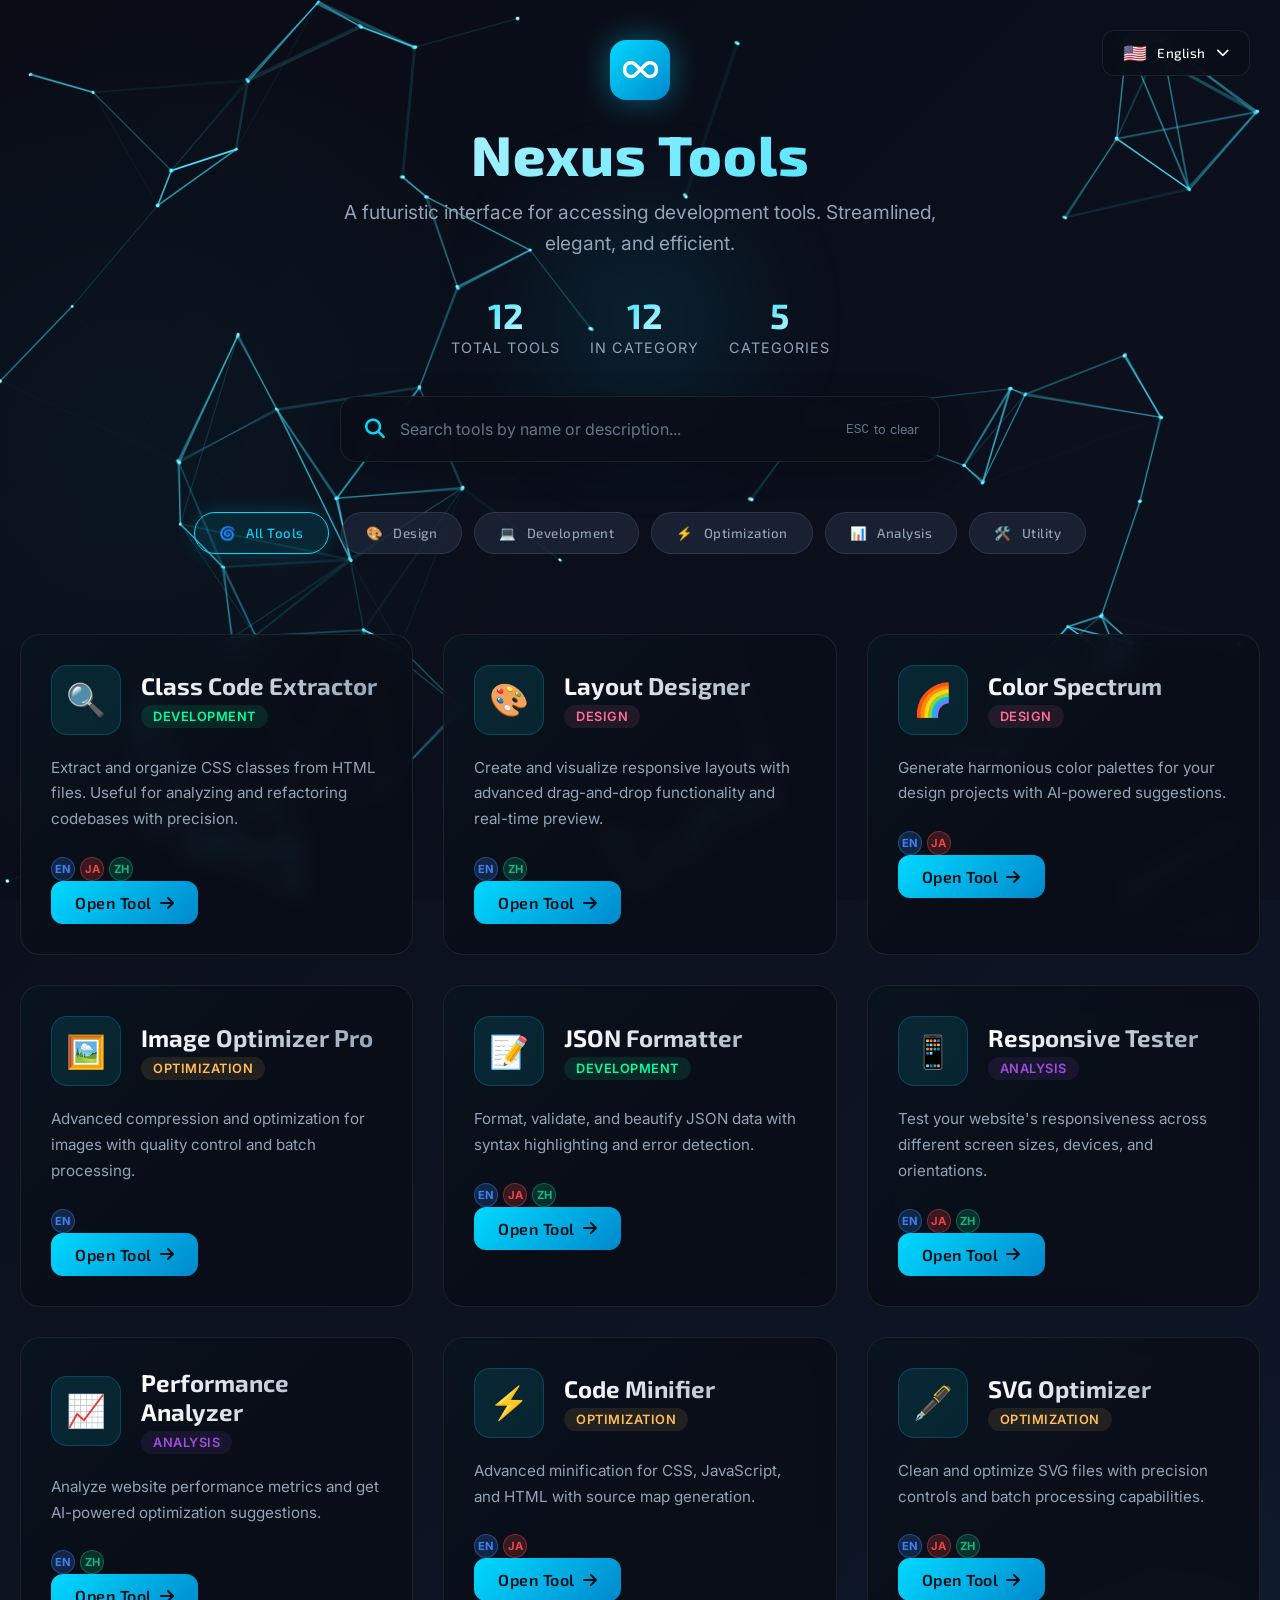
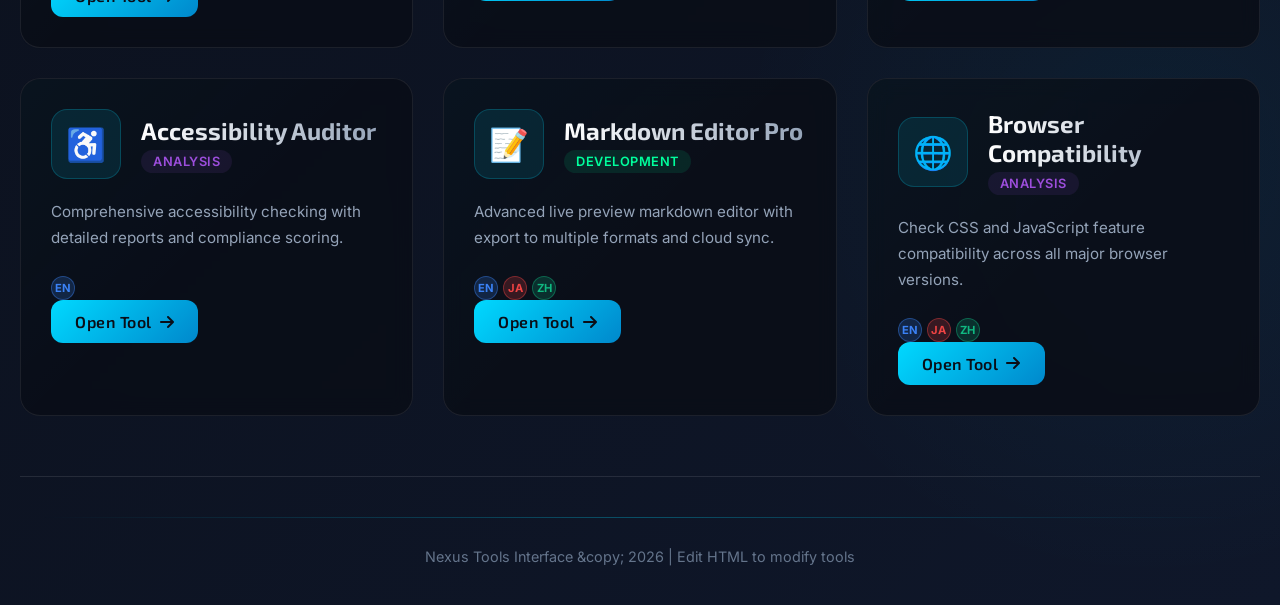
<file: index.html>
<!DOCTYPE html>
<html lang="en">
<head>
    <meta charset="UTF-8">
    <meta name="viewport" content="width=device-width, initial-scale=1.0">
    <title>Nexus Tools - ネクサスツール - 工具导航</title>
    <link rel="stylesheet" href="https://cdnjs.cloudflare.com/ajax/libs/font-awesome/6.4.0/css/all.min.css">
    <link rel="preconnect" href="https://fonts.googleapis.com">
    <link rel="preconnect" href="https://fonts.gstatic.com" crossorigin>
    <link href="https://fonts.googleapis.com/css2?family=Exo+2:wght@300;400;500;600;700;800&family=Inter:wght@300;400;500&family=Noto+Sans+JP:wght@300;400;500;700&family=Noto+Sans+SC:wght@300;400;500;700&display=swap" rel="stylesheet">
    <style>
        :root {
            --primary: #0a0e17;
            --secondary: #111827;
            --accent: #00d9ff;
            --accent-glow: rgba(0, 217, 255, 0.4);
            --accent-dark: #0088cc;
            --surface: rgba(30, 41, 59, 0.7);
            --surface-light: rgba(51, 65, 85, 0.5);
            --text-primary: #ffffff;
            --text-secondary: #94a3b8;
            --text-muted: #64748b;
            --border: rgba(255, 255, 255, 0.1);
            --success: #00ff9d;
            --danger: #ff4d6d;
            --warning: #ffbd59;
            --glass-bg: rgba(10, 14, 23, 0.85);
            --glass-border: rgba(255, 255, 255, 0.08);
        }

        * {
            margin: 0;
            padding: 0;
            box-sizing: border-box;
        }

        body {
            font-family: 'Inter', sans-serif;
            background-color: var(--primary);
            color: var(--text-primary);
            min-height: 100vh;
            overflow-x: hidden;
            position: relative;
            background-image: 
                radial-gradient(circle at 10% 20%, rgba(0, 217, 255, 0.05) 0%, transparent 20%),
                radial-gradient(circle at 90% 80%, rgba(0, 217, 255, 0.05) 0%, transparent 20%),
                linear-gradient(135deg, #0a0e17 0%, #0f172a 100%);
        }

        .container {
            max-width: 1400px;
            margin: 0 auto;
            padding: 0 20px;
            position: relative;
            z-index: 2;
        }

        /* Language selector */
        .language-selector {
            position: absolute;
            top: 30px;
            right: 30px;
            z-index: 100;
        }

        .language-dropdown {
            position: relative;
            display: inline-block;
        }

        .language-btn {
            background: var(--glass-bg);
            backdrop-filter: blur(10px);
            border: 1px solid var(--glass-border);
            border-radius: 12px;
            padding: 10px 20px;
            color: var(--text-primary);
            cursor: pointer;
            display: flex;
            align-items: center;
            gap: 10px;
            font-family: 'Exo 2', sans-serif;
            font-weight: 500;
            letter-spacing: 0.5px;
            transition: all 0.3s ease;
        }

        .language-btn:hover {
            border-color: var(--accent);
            transform: translateY(-2px);
        }

        .language-flag {
            font-size: 1.2rem;
        }

        .language-options {
            position: absolute;
            top: 100%;
            right: 0;
            background: var(--glass-bg);
            backdrop-filter: blur(10px);
            border: 1px solid var(--glass-border);
            border-radius: 12px;
            padding: 10px;
            margin-top: 5px;
            min-width: 200px;
            display: none;
            box-shadow: 0 8px 32px rgba(0, 0, 0, 0.3);
            z-index: 1000;
        }

        .language-dropdown:hover .language-options {
            display: block;
        }

        .language-option {
            padding: 12px 16px;
            color: var(--text-primary);
            cursor: pointer;
            border-radius: 8px;
            display: flex;
            align-items: center;
            gap: 12px;
            transition: all 0.3s ease;
        }

        .language-option:hover {
            background: rgba(0, 217, 255, 0.1);
        }

        .language-option.active {
            background: rgba(0, 217, 255, 0.2);
            color: var(--accent);
        }

        /* Futuristic header */
        .main-header {
            padding: 40px 0 30px;
            position: relative;
            text-align: center;
        }

        .header-glow {
            position: absolute;
            top: 50%;
            left: 50%;
            transform: translate(-50%, -50%);
            width: 300px;
            height: 300px;
            background: radial-gradient(circle, var(--accent-glow) 0%, transparent 70%);
            filter: blur(60px);
            z-index: -1;
            opacity: 0.4;
        }

        .logo {
            display: inline-flex;
            align-items: center;
            gap: 15px;
            margin-bottom: 20px;
            position: relative;
        }

        .logo-icon {
            width: 60px;
            height: 60px;
            background: linear-gradient(135deg, var(--accent), var(--accent-dark));
            border-radius: 16px;
            display: flex;
            align-items: center;
            justify-content: center;
            font-size: 28px;
            box-shadow: 0 0 30px var(--accent-glow);
            animation: pulse 4s infinite alternate;
        }

        @keyframes pulse {
            0% { box-shadow: 0 0 20px var(--accent-glow); }
            100% { box-shadow: 0 0 40px var(--accent-glow); }
        }

        h1 {
            font-family: 'Exo 2', sans-serif;
            font-size: 3.5rem;
            font-weight: 800;
            background: linear-gradient(135deg, #ffffff, var(--accent));
            -webkit-background-clip: text;
            -webkit-text-fill-color: transparent;
            background-clip: text;
            letter-spacing: 1px;
            margin-bottom: 10px;
        }

        .subtitle {
            font-size: 1.2rem;
            color: var(--text-secondary);
            max-width: 600px;
            margin: 0 auto 40px;
            line-height: 1.6;
        }

        /* Language-specific fonts */
        body[data-language="ja"] .tool-title,
        body[data-language="ja"] .tool-description,
        body[data-language="ja"] .category-name {
            font-family: 'Noto Sans JP', 'Inter', sans-serif;
        }

        body[data-language="zh"] .tool-title,
        body[data-language="zh"] .tool-description,
        body[data-language="zh"] .category-name {
            font-family: 'Noto Sans SC', 'Inter', sans-serif;
        }

        /* Search bar */
        .search-container {
            max-width: 600px;
            margin: 0 auto 50px;
            position: relative;
        }

        .search-wrapper {
            position: relative;
            background: var(--glass-bg);
            backdrop-filter: blur(10px);
            border: 1px solid var(--glass-border);
            border-radius: 16px;
            padding: 4px;
            box-shadow: 0 8px 32px rgba(0, 0, 0, 0.2);
        }

        .search-box {
            display: flex;
            align-items: center;
            padding: 16px 20px;
        }

        .search-icon {
            color: var(--accent);
            font-size: 20px;
            margin-right: 15px;
        }

        #search-input {
            flex: 1;
            background: transparent;
            border: none;
            color: var(--text-primary);
            font-size: 16px;
            font-family: 'Inter', sans-serif;
        }

        #search-input::placeholder {
            color: var(--text-muted);
        }

        #search-input:focus {
            outline: none;
        }

        .search-hint {
            position: absolute;
            right: 20px;
            top: 50%;
            transform: translateY(-50%);
            color: var(--text-muted);
            font-size: 0.8rem;
            display: flex;
            align-items: center;
            gap: 5px;
        }

        /* Categories */
        .categories {
            display: flex;
            flex-wrap: wrap;
            justify-content: center;
            gap: 12px;
            margin-bottom: 50px;
        }

        .category-btn {
            padding: 12px 24px;
            background: var(--surface);
            border: 1px solid var(--border);
            border-radius: 50px;
            color: var(--text-secondary);
            font-weight: 500;
            cursor: pointer;
            display: flex;
            align-items: center;
            gap: 10px;
            transition: all 0.3s ease;
            font-family: 'Exo 2', sans-serif;
            letter-spacing: 0.5px;
        }

        .category-btn:hover {
            background: var(--surface-light);
            transform: translateY(-2px);
        }

        .category-btn.active {
            background: rgba(0, 217, 255, 0.1);
            border-color: var(--accent);
            color: var(--accent);
            box-shadow: 0 0 20px rgba(0, 217, 255, 0.2);
        }

        /* Tools grid */
        .tools-grid {
            display: grid;
            grid-template-columns: repeat(auto-fill, minmax(350px, 1fr));
            gap: 30px;
            margin-bottom: 60px;
        }

        .tool-card {
            background: var(--glass-bg);
            backdrop-filter: blur(10px);
            border: 1px solid var(--glass-border);
            border-radius: 20px;
            padding: 30px;
            transition: all 0.4s cubic-bezier(0.175, 0.885, 0.32, 1.275);
            position: relative;
            overflow: hidden;
        }

        .tool-card::before {
            content: '';
            position: absolute;
            top: 0;
            left: 0;
            width: 100%;
            height: 100%;
            background: linear-gradient(135deg, rgba(0, 217, 255, 0.03) 0%, transparent 50%);
            z-index: -1;
        }

        .tool-card:hover {
            transform: translateY(-10px);
            border-color: rgba(0, 217, 255, 0.3);
            box-shadow: 
                0 15px 35px rgba(0, 0, 0, 0.3),
                0 0 0 1px rgba(0, 217, 255, 0.1);
        }

        .tool-header {
            display: flex;
            align-items: center;
            gap: 20px;
            margin-bottom: 20px;
        }

        .tool-icon {
            width: 70px;
            height: 70px;
            background: rgba(0, 217, 255, 0.1);
            border-radius: 16px;
            display: flex;
            align-items: center;
            justify-content: center;
            font-size: 32px;
            flex-shrink: 0;
            border: 1px solid rgba(0, 217, 255, 0.2);
        }

        .tool-title-wrapper {
            flex: 1;
        }

        .tool-title {
            font-family: 'Exo 2', sans-serif;
            font-size: 1.5rem;
            font-weight: 700;
            margin-bottom: 5px;
            background: linear-gradient(90deg, #ffffff, var(--text-secondary));
            -webkit-background-clip: text;
            -webkit-text-fill-color: transparent;
            background-clip: text;
        }

        .tool-category {
            display: inline-block;
            padding: 4px 12px;
            background: rgba(0, 217, 255, 0.1);
            color: var(--accent);
            border-radius: 20px;
            font-size: 0.8rem;
            font-weight: 600;
            text-transform: uppercase;
            letter-spacing: 0.5px;
        }

        .tool-description {
            color: var(--text-secondary);
            line-height: 1.7;
            margin-bottom: 25px;
            font-size: 0.95rem;
        }

        .tool-footer {
            display: flex;
            justify-content: space-between;
            align-items: center;
        }

        .tool-link {
            padding: 12px 24px;
            background: linear-gradient(135deg, var(--accent), var(--accent-dark));
            color: var(--primary);
            border-radius: 12px;
            text-decoration: none;
            font-weight: 600;
            display: flex;
            align-items: center;
            gap: 8px;
            transition: all 0.3s ease;
            font-family: 'Exo 2', sans-serif;
            letter-spacing: 0.5px;
        }

        .tool-link:hover {
            transform: translateY(-3px);
            box-shadow: 0 8px 20px rgba(0, 217, 255, 0.3);
        }

        .tool-link i {
            transition: transform 0.3s ease;
        }

        .tool-link:hover i {
            transform: translateX(5px);
        }

        /* Language availability indicator */
        .tool-languages {
            display: flex;
            gap: 5px;
            margin-top: 15px;
        }

        .language-indicator {
            width: 24px;
            height: 24px;
            border-radius: 50%;
            display: flex;
            align-items: center;
            justify-content: center;
            font-size: 0.7rem;
            font-weight: bold;
            cursor: help;
            transition: transform 0.3s ease;
        }

        .language-indicator:hover {
            transform: scale(1.2);
        }

        .language-en {
            background: rgba(59, 130, 246, 0.2);
            color: #3b82f6;
            border: 1px solid rgba(59, 130, 246, 0.4);
        }

        .language-ja {
            background: rgba(239, 68, 68, 0.2);
            color: #ef4444;
            border: 1px solid rgba(239, 68, 68, 0.4);
        }

        .language-zh {
            background: rgba(16, 185, 129, 0.2);
            color: #10b981;
            border: 1px solid rgba(16, 185, 129, 0.4);
        }

        /* Empty state */
        .empty-state {
            grid-column: 1 / -1;
            text-align: center;
            padding: 80px 20px;
        }

        .empty-icon {
            font-size: 60px;
            color: var(--text-muted);
            margin-bottom: 25px;
            opacity: 0.5;
        }

        .empty-state h3 {
            font-family: 'Exo 2', sans-serif;
            font-size: 1.8rem;
            margin-bottom: 15px;
            color: var(--text-primary);
        }

        .empty-state p {
            color: var(--text-muted);
            max-width: 400px;
            margin: 0 auto;
            line-height: 1.6;
        }

        /* Footer */
        .main-footer {
            text-align: center;
            padding: 40px 20px;
            border-top: 1px solid var(--border);
            margin-top: 40px;
            color: var(--text-muted);
            font-size: 0.9rem;
        }

        .footer-glow {
            height: 1px;
            width: 100%;
            background: linear-gradient(90deg, transparent, var(--accent), transparent);
            margin-bottom: 30px;
            opacity: 0.3;
        }

        /* Stats bar */
        .stats-bar {
            display: flex;
            justify-content: center;
            gap: 30px;
            margin-bottom: 40px;
            flex-wrap: wrap;
        }

        .stat-item {
            text-align: center;
        }

        .stat-value {
            font-family: 'Exo 2', sans-serif;
            font-size: 2.2rem;
            font-weight: 700;
            background: linear-gradient(135deg, var(--accent), #ffffff);
            -webkit-background-clip: text;
            -webkit-text-fill-color: transparent;
            background-clip: text;
            line-height: 1;
        }

        .stat-label {
            color: var(--text-secondary);
            font-size: 0.9rem;
            text-transform: uppercase;
            letter-spacing: 1px;
            margin-top: 5px;
        }

        /* Canvas for particles */
        #particle-canvas {
            position: fixed;
            top: 0;
            left: 0;
            width: 100%;
            height: 100%;
            z-index: 1;
            pointer-events: none;
        }

        /* Responsive */
        @media (max-width: 1200px) {
            .tools-grid {
                grid-template-columns: repeat(auto-fill, minmax(320px, 1fr));
            }
        }

        @media (max-width: 768px) {
            h1 {
                font-size: 2.8rem;
            }
            
            .tools-grid {
                grid-template-columns: 1fr;
            }
            
            .categories {
                justify-content: flex-start;
                overflow-x: auto;
                padding-bottom: 15px;
            }
            
            .tool-header {
                flex-direction: column;
                text-align: center;
            }
            
            .tool-icon {
                width: 80px;
                height: 80px;
                font-size: 36px;
            }
            
            .language-selector {
                position: relative;
                top: 0;
                right: 0;
                margin-bottom: 20px;
                display: flex;
                justify-content: center;
            }
        }

        @media (max-width: 480px) {
            h1 {
                font-size: 2.2rem;
            }
            
            .container {
                padding: 0 15px;
            }
            
            .tool-card {
                padding: 25px;
            }
            
            .tool-footer {
                flex-direction: column;
                gap: 15px;
                align-items: stretch;
            }
            
            .tool-link {
                justify-content: center;
            }
        }
    </style>
</head>
<body>
    <!-- Canvas for particles -->
    <canvas id="particle-canvas"></canvas>
    
    <div class="container">
        <!-- Language Selector -->
        <div class="language-selector">
            <div class="language-dropdown">
                <button class="language-btn">
                    <span class="language-flag" id="current-flag">🇺🇸</span>
                    <span id="current-language">English</span>
                    <i class="fas fa-chevron-down"></i>
                </button>
                <div class="language-options">
                    <div class="language-option active" data-lang="en" data-flag="🇺🇸">
                        <span class="language-flag">🇺🇸</span>
                        <span>English</span>
                    </div>
                    <div class="language-option" data-lang="ja" data-flag="🇯🇵">
                        <span class="language-flag">🇯🇵</span>
                        <span>日本語</span>
                    </div>
                    <div class="language-option" data-lang="zh" data-flag="🇨🇳">
                        <span class="language-flag">🇨🇳</span>
                        <span>中文</span>
                    </div>
                </div>
            </div>
        </div>

        <header class="main-header">
            <div class="header-glow"></div>
            <div class="logo">
                <div class="logo-icon">
                    <i class="fas fa-infinity"></i>
                </div>
            </div>
            <h1 id="app-title">Nexus Tools</h1>
            <p class="subtitle" id="app-subtitle">A futuristic interface for accessing development tools. Streamlined, elegant, and efficient.</p>
            
            <div class="stats-bar">
                <div class="stat-item">
                    <div class="stat-value" id="total-tools">0</div>
                    <div class="stat-label" id="stats-total">Total Tools</div>
                </div>
                <div class="stat-item">
                    <div class="stat-value" id="active-category-count">0</div>
                    <div class="stat-label" id="stats-in-category">In Category</div>
                </div>
                <div class="stat-item">
                    <div class="stat-value" id="categories-count">0</div>
                    <div class="stat-label" id="stats-categories">Categories</div>
                </div>
            </div>
            
            <div class="search-container">
                <div class="search-wrapper">
                    <div class="search-box">
                        <div class="search-icon">
                            <i class="fas fa-search"></i>
                        </div>
                        <input type="text" id="search-input" placeholder="Search tools by name or description...">
                        <div class="search-hint">
                            <kbd>ESC</kbd> <span id="search-hint-text">to clear</span>
                        </div>
                    </div>
                </div>
            </div>
            
            <div class="categories" id="categories-container">
                <!-- Categories will be populated by JavaScript -->
            </div>
        </header>
        
        <main>
            <div class="tools-grid" id="tools-container">
                <!-- Tools will be populated by JavaScript -->
            </div>
        </main>
        
        <footer class="main-footer">
            <div class="footer-glow"></div>
            <p id="footer-text">Nexus Tools Interface &copy; <span id="current-year"></span> | Edit HTML to modify tools</p>
        </footer>
    </div>

    <script>
        // ======================
        // INTERNATIONALIZATION (i18n)
        // ======================
        const i18n = {
            en: {
                appTitle: "Nexus Tools",
                appSubtitle: "A futuristic interface for accessing development tools. Streamlined, elegant, and efficient.",
                searchPlaceholder: "Search tools by name or description...",
                searchHint: "to clear",
                statsTotal: "Total Tools",
                statsInCategory: "In Category",
                statsCategories: "Categories",
                allTools: "All Tools",
                design: "Design",
                development: "Development",
                optimization: "Optimization",
                analysis: "Analysis",
                utility: "Utility",
                openTool: "Open Tool",
                noToolsFound: "No tools found",
                noToolsInCategory: "No tools available in this category",
                tryDifferentSearch: "Try a different search term",
                footerText: "Nexus Tools Interface &copy; {year} | Edit HTML to modify tools"
            },
            ja: {
                appTitle: "ネクサスツール",
                appSubtitle: "開発ツールにアクセスするための未来的なインターフェース。合理化された、エレガントで効率的なデザイン。",
                searchPlaceholder: "名前または説明でツールを検索...",
                searchHint: "クリア",
                statsTotal: "総ツール数",
                statsInCategory: "カテゴリ内",
                statsCategories: "カテゴリ",
                allTools: "すべてのツール",
                design: "デザイン",
                development: "開発",
                optimization: "最適化",
                analysis: "分析",
                utility: "ユーティリティ",
                openTool: "ツールを開く",
                noToolsFound: "ツールが見つかりません",
                noToolsInCategory: "このカテゴリにはツールがありません",
                tryDifferentSearch: "別の検索語句をお試しください",
                footerText: "ネクサスツールインターフェース &copy; {year} | HTMLを編集してツールを変更"
            },
            zh: {
                appTitle: "工具导航",
                appSubtitle: "访问开发工具的现代化界面。流线型、优雅且高效。",
                searchPlaceholder: "按名称或描述搜索工具...",
                searchHint: "清除",
                statsTotal: "总工具数",
                statsInCategory: "分类中",
                statsCategories: "分类",
                allTools: "所有工具",
                design: "设计",
                development: "开发",
                optimization: "优化",
                analysis: "分析",
                utility: "实用工具",
                openTool: "打开工具",
                noToolsFound: "未找到工具",
                noToolsInCategory: "此分类中没有可用工具",
                tryDifferentSearch: "尝试不同的搜索词",
                footerText: "工具导航界面 &copy; {year} | 编辑HTML以修改工具"
            }
        };

        // ======================
        // DATA CONFIGURATION (Multi-language)
        // ======================
        const categories = [
            { 
                id: 'all', 
                name: { en: 'All Tools', ja: 'すべてのツール', zh: '所有工具' }, 
                emoji: '🌀', 
                color: '#00d9ff' 
            },
            { 
                id: 'design', 
                name: { en: 'Design', ja: 'デザイン', zh: '设计' }, 
                emoji: '🎨', 
                color: '#ff6b9d' 
            },
            { 
                id: 'development', 
                name: { en: 'Development', ja: '開発', zh: '开发' }, 
                emoji: '💻', 
                color: '#00ff9d' 
            },
            { 
                id: 'optimization', 
                name: { en: 'Optimization', ja: '最適化', zh: '优化' }, 
                emoji: '⚡', 
                color: '#ffbd59' 
            },
            { 
                id: 'analysis', 
                name: { en: 'Analysis', ja: '分析', zh: '分析' }, 
                emoji: '📊', 
                color: '#9d4edd' 
            },
            { 
                id: 'utility', 
                name: { en: 'Utility', ja: 'ユーティリティ', zh: '实用工具' }, 
                emoji: '🛠️', 
                color: '#00c2ff' 
            }
        ];

        const toolsData = [
            {
                id: 1,
                name: {
                    en: "Class Code Extractor",
                    ja: "クラスコード抽出ツール",
                    zh: "类代码提取器"
                },
                description: {
                    en: "Extract and organize CSS classes from HTML files. Useful for analyzing and refactoring codebases with precision.",
                    ja: "HTMLファイルからCSSクラスを抽出し整理します。コードベースの分析とリファクタリングに役立ちます。",
                    zh: "从HTML文件中提取并组织CSS类。有助于精确分析和重构代码库。"
                },
                link: "tools/class-code-extractor.html",
                category: "development",
                emoji: "🔍",
                featured: true,
                languages: ["en", "ja", "zh"]
            },
            {
                id: 2,
                name: {
                    en: "Layout Designer",
                    ja: "レイアウトデザイナー",
                    zh: "布局设计器"
                },
                description: {
                    en: "Create and visualize responsive layouts with advanced drag-and-drop functionality and real-time preview.",
                    ja: "高度なドラッグアンドドロップ機能とリアルタイムプレビューでレスポンシブレイアウトを作成し視覚化します。",
                    zh: "使用高级拖放功能和实时预览创建和可视化响应式布局。"
                },
                link: "tools/layout-designer.html",
                category: "design",
                emoji: "🎨",
                featured: true,
                languages: ["en", "zh"]
            },
            {
                id: 3,
                name: {
                    en: "Color Spectrum",
                    ja: "カラースペクトラム",
                    zh: "色彩光谱"
                },
                description: {
                    en: "Generate harmonious color palettes for your design projects with AI-powered suggestions.",
                    ja: "AIを活用した提案でデザインプロジェクトの調和のとれたカラーパレットを生成します。",
                    zh: "使用AI驱动的建议为您的设计项目生成和谐的色彩调色板。"
                },
                link: "tools/color-palette-generator.html",
                category: "design",
                emoji: "🌈",
                featured: false,
                languages: ["en", "ja"]
            },
            {
                id: 4,
                name: {
                    en: "Image Optimizer Pro",
                    ja: "画像オプティマイザープロ",
                    zh: "图像优化器专业版"
                },
                description: {
                    en: "Advanced compression and optimization for images with quality control and batch processing.",
                    ja: "品質管理とバッチ処理を備えた高度な画像圧縮と最適化ツールです。",
                    zh: "具有质量控制和批量处理功能的高级图像压缩和优化工具。"
                },
                link: "tools/image-optimizer.html",
                category: "optimization",
                emoji: "🖼️",
                featured: false,
                languages: ["en"]
            },
            {
                id: 5,
                name: {
                    en: "JSON Formatter",
                    ja: "JSONフォーマッター",
                    zh: "JSON格式化器"
                },
                description: {
                    en: "Format, validate, and beautify JSON data with syntax highlighting and error detection.",
                    ja: "シンタックスハイライトとエラー検出を備えたJSONデータのフォーマット、検証、および美化ツールです。",
                    zh: "具有语法高亮和错误检测功能的JSON数据格式化、验证和美化工具。"
                },
                link: "tools/json-formatter.html",
                category: "development",
                emoji: "📝",
                featured: true,
                languages: ["en", "ja", "zh"]
            },
            {
                id: 6,
                name: {
                    en: "Responsive Tester",
                    ja: "レスポンシブテスター",
                    zh: "响应式测试器"
                },
                description: {
                    en: "Test your website's responsiveness across different screen sizes, devices, and orientations.",
                    ja: "さまざまな画面サイズ、デバイス、向きでのウェブサイトのレスポンシブ性をテストします。",
                    zh: "在不同屏幕尺寸、设备和方向上测试您网站的响应性。"
                },
                link: "tools/responsive-tester.html",
                category: "analysis",
                emoji: "📱",
                featured: false,
                languages: ["en", "ja", "zh"]
            },
            {
                id: 7,
                name: {
                    en: "Performance Analyzer",
                    ja: "パフォーマンスアナライザー",
                    zh: "性能分析器"
                },
                description: {
                    en: "Analyze website performance metrics and get AI-powered optimization suggestions.",
                    ja: "ウェブサイトのパフォーマンスメトリクスを分析し、AIを活用した最適化提案を得ます。",
                    zh: "分析网站性能指标并获得AI驱动的优化建议。"
                },
                link: "tools/performance-analyzer.html",
                category: "analysis",
                emoji: "📈",
                featured: true,
                languages: ["en", "zh"]
            },
            {
                id: 8,
                name: {
                    en: "Code Minifier",
                    ja: "コード圧縮ツール",
                    zh: "代码压缩器"
                },
                description: {
                    en: "Advanced minification for CSS, JavaScript, and HTML with source map generation.",
                    ja: "ソースマップ生成を備えたCSS、JavaScript、HTMLの高度な圧縮ツールです。",
                    zh: "具有源地图生成功能的CSS、JavaScript和HTML高级压缩工具。"
                },
                link: "tools/code-minifier.html",
                category: "optimization",
                emoji: "⚡",
                featured: false,
                languages: ["en", "ja"]
            },
            {
                id: 9,
                name: {
                    en: "SVG Optimizer",
                    ja: "SVG最適化ツール",
                    zh: "SVG优化器"
                },
                description: {
                    en: "Clean and optimize SVG files with precision controls and batch processing capabilities.",
                    ja: "精密な制御とバッチ処理機能を備えたSVGファイルのクリーンアップと最適化ツールです。",
                    zh: "具有精确控制和批量处理功能的SVG文件清理和优化工具。"
                },
                link: "tools/svg-optimizer.html",
                category: "optimization",
                emoji: "🖋️",
                featured: false,
                languages: ["en", "ja", "zh"]
            },
            {
                id: 10,
                name: {
                    en: "Accessibility Auditor",
                    ja: "アクセシビリティ監査ツール",
                    zh: "无障碍审计器"
                },
                description: {
                    en: "Comprehensive accessibility checking with detailed reports and compliance scoring.",
                    ja: "詳細なレポートとコンプライアンススコアリングを備えた包括的なアクセシビリティチェックツールです。",
                    zh: "具有详细报告和合规性评分的全面无障碍检查工具。"
                },
                link: "tools/accessibility-checker.html",
                category: "analysis",
                emoji: "♿",
                featured: false,
                languages: ["en"]
            },
            {
                id: 11,
                name: {
                    en: "Markdown Editor Pro",
                    ja: "マークダウンエディタープロ",
                    zh: "Markdown编辑器专业版"
                },
                description: {
                    en: "Advanced live preview markdown editor with export to multiple formats and cloud sync.",
                    ja: "複数形式へのエクスポートとクラウド同期を備えた高度なライブプレビューマークダウンエディターです。",
                    zh: "具有导出多种格式和云同步功能的高级实时预览Markdown编辑器。"
                },
                link: "tools/markdown-editor.html",
                category: "development",
                emoji: "📝",
                featured: true,
                languages: ["en", "ja", "zh"]
            },
            {
                id: 12,
                name: {
                    en: "Browser Compatibility",
                    ja: "ブラウザ互換性チェッカー",
                    zh: "浏览器兼容性检查器"
                },
                description: {
                    en: "Check CSS and JavaScript feature compatibility across all major browser versions.",
                    ja: "主要なすべてのブラウザバージョンでのCSSおよびJavaScript機能の互換性をチェックします。",
                    zh: "检查所有主要浏览器版本中CSS和JavaScript功能的兼容性。"
                },
                link: "tools/browser-compatibility.html",
                category: "analysis",
                emoji: "🌐",
                featured: false,
                languages: ["en", "ja", "zh"]
            }
        ];

        // ======================
        // APPLICATION CODE
        // ======================
        // DOM Elements
        const categoriesContainer = document.getElementById('categories-container');
        const toolsContainer = document.getElementById('tools-container');
        const searchInput = document.getElementById('search-input');
        const currentYear = document.getElementById('current-year');
        const totalToolsElement = document.getElementById('total-tools');
        const activeCategoryCountElement = document.getElementById('active-category-count');
        const categoriesCountElement = document.getElementById('categories-count');
        const currentLanguageElement = document.getElementById('current-language');
        const currentFlagElement = document.getElementById('current-flag');
        const appTitleElement = document.getElementById('app-title');
        const appSubtitleElement = document.getElementById('app-subtitle');
        const searchHintTextElement = document.getElementById('search-hint-text');
        const footerTextElement = document.getElementById('footer-text');
        const statsTotalElement = document.getElementById('stats-total');
        const statsInCategoryElement = document.getElementById('stats-in-category');
        const statsCategoriesElement = document.getElementById('stats-categories');
        
        // State
        let activeCategory = 'all';
        let searchQuery = '';
        let currentLanguage = 'en'; // Default language
        
        // ======================
        // ENHANCED PARTICLE SYSTEM
        // ======================
        const canvas = document.getElementById('particle-canvas');
        const ctx = canvas.getContext('2d');
        let particles = [];
        let connections = [];
        let animationFrameId;
        
        // Particle system configuration - ENHANCED FOR VISIBLE CONNECTIONS
        const PARTICLE_CONFIG = {
            count: 80, // Increased for more connections
            speed: 2.5, // Faster movement
            connectionDistance: 150, // Increased connection range
            lineWidth: 1.5, // Much thicker lines
            lineOpacity: 0.7, // Much more opaque
            lineGlow: false, // Add glow effect
            particleSize: 2, // Slightly larger particles
            particleGlow: 0.6, // Brighter particles
            newLineFadeIn: 0.05, // Speed for new lines to fade in
            linePulseSpeed: 0.02 // Slower pulsing for stability
        };
        
        // Initialize the application
        document.addEventListener('DOMContentLoaded', () => {
            // Set current year in footer
            currentYear.textContent = new Date().getFullYear();
            
            // Load saved language preference
            const savedLanguage = localStorage.getItem('nexusToolsLanguage') || 'en';
            setLanguage(savedLanguage);
            
            // Initialize stats
            updateStats();
            
            // Initialize categories
            initCategories();
            
            // Initialize tools
            initTools();
            
            // Setup event listeners
            setupEventListeners();
            
            // Setup language selector
            setupLanguageSelector();
            
            // Initialize particle system
            initParticleSystem();
            
            // Start animation
            animate();
        });
        
        // Initialize particle system
        function initParticleSystem() {
            // Set canvas size
            resizeCanvas();
            window.addEventListener('resize', resizeCanvas);
            
            // Create particles
            particles = [];
            for (let i = 0; i < PARTICLE_CONFIG.count; i++) {
                particles.push({
                    x: Math.random() * canvas.width,
                    y: Math.random() * canvas.height,
                    vx: (Math.random() - 0.5) * PARTICLE_CONFIG.speed,
                    vy: (Math.random() - 0.5) * PARTICLE_CONFIG.speed,
                    size: PARTICLE_CONFIG.particleSize * (0.8 + Math.random() * 0.4),
                    color: `rgba(0, 217, 255, ${0.3 + Math.random() * 0.3})`,
                    glow: PARTICLE_CONFIG.particleGlow * (0.8 + Math.random() * 0.4),
                    connections: []
                });
            }
            
            // Create initial connections
            createConnections();
        }
        
        // Resize canvas
        function resizeCanvas() {
            canvas.width = window.innerWidth;
            canvas.height = window.innerHeight;
        }
        
        // Create connections between nearby particles
        function createConnections() {
            connections = [];
            
            for (let i = 0; i < particles.length; i++) {
                for (let j = i + 1; j < particles.length; j++) {
                    const dx = particles[i].x - particles[j].x;
                    const dy = particles[i].y - particles[j].y;
                    const distance = Math.sqrt(dx * dx + dy * dy);
                    
                    if (distance < PARTICLE_CONFIG.connectionDistance) {
                        const opacity = PARTICLE_CONFIG.lineOpacity * (1 - distance / PARTICLE_CONFIG.connectionDistance);
                        connections.push({
                            from: i,
                            to: j,
                            distance: distance,
                            opacity: opacity,
                            currentOpacity: 0, // Start at 0 for fade-in effect
                            width: PARTICLE_CONFIG.lineWidth * (0.8 + Math.random() * 0.4),
                            pulsePhase: Math.random() * Math.PI * 2
                        });
                    }
                }
            }
        }
        
        // Animation loop
        function animate() {
            // Clear canvas with dark background
            ctx.fillStyle = 'rgba(10, 14, 23, 0.1)';
            ctx.fillRect(0, 0, canvas.width, canvas.height);
            
            // Update and draw particles
            updateParticles();
            
            // Update and draw connections
            updateConnections();
            
            // Create new connections dynamically
            createDynamicConnections();
            
            // Continue animation
            animationFrameId = requestAnimationFrame(animate);
        }
        
        // Update particles
        function updateParticles() {
            for (let i = 0; i < particles.length; i++) {
                const p = particles[i];
                
                // Update position
                p.x += p.vx;
                p.y += p.vy;
                
                // Bounce off edges
                if (p.x < 0 || p.x > canvas.width) p.vx *= -1;
                if (p.y < 0 || p.y > canvas.height) p.vy *= -1;
                
                // Keep in bounds
                p.x = Math.max(0, Math.min(canvas.width, p.x));
                p.y = Math.max(0, Math.min(canvas.height, p.y));
                
                // Draw particle with enhanced glow
                ctx.beginPath();
                ctx.arc(p.x, p.y, p.size, 0, Math.PI * 2);
                
                // Particle glow effect
                const gradient = ctx.createRadialGradient(
                    p.x, p.y, 0,
                    p.x, p.y, p.size * 3
                );
                gradient.addColorStop(0, p.color);
                gradient.addColorStop(0.7, `rgba(0, 217, 255, ${p.glow * 0.3})`);
                gradient.addColorStop(1, 'rgba(0, 217, 255, 0)');
                
                ctx.fillStyle = gradient;
                ctx.fill();
                
                // Bright core
                ctx.beginPath();
                ctx.arc(p.x, p.y, p.size * 0.6, 0, Math.PI * 2);
                ctx.fillStyle = 'rgba(255, 255, 255, 0.8)';
                ctx.fill();
            }
        }
        
        // Update connections with enhanced visibility
        function updateConnections() {
            for (let i = 0; i < connections.length; i++) {
                const conn = connections[i];
                const p1 = particles[conn.from];
                const p2 = particles[conn.to];
                
                // Update fade-in for new connections
                if (conn.currentOpacity < conn.opacity) {
                    conn.currentOpacity = Math.min(conn.opacity, conn.currentOpacity + PARTICLE_CONFIG.newLineFadeIn);
                }
                
                // Update pulse animation
                conn.pulsePhase += PARTICLE_CONFIG.linePulseSpeed;
                const pulse = Math.sin(conn.pulsePhase) * 0.2 + 0.8;
                
                // Calculate current opacity with pulse
                const currentOpacity = conn.currentOpacity * pulse;
                
                // Calculate line color - BRIGHTER AND MORE VISIBLE
                const lineColor = `rgba(0, 217, 255, ${currentOpacity})`;
                const glowColor = `rgba(0, 217, 255, ${currentOpacity * 0.4})`;
                
                // Draw line glow (thicker, softer line)
                if (PARTICLE_CONFIG.lineGlow) {
                    ctx.beginPath();
                    ctx.moveTo(p1.x, p1.y);
                    ctx.lineTo(p2.x, p2.y);
                    ctx.lineWidth = conn.width + 6;
                    ctx.strokeStyle = glowColor;
                    ctx.lineCap = 'round';
                    ctx.stroke();
                }
                
                // Draw main line - THICK AND BRIGHT
                ctx.beginPath();
                ctx.moveTo(p1.x, p1.y);
                ctx.lineTo(p2.x, p2.y);
                ctx.lineWidth = conn.width;
                ctx.strokeStyle = lineColor;
                ctx.lineCap = 'round';
                ctx.stroke();
                
                // Draw bright inner line for extra visibility
                ctx.beginPath();
                ctx.moveTo(p1.x, p1.y);
                ctx.lineTo(p2.x, p2.y);
                ctx.lineWidth = conn.width * 0.4;
                ctx.strokeStyle = `rgba(255, 255, 255, ${currentOpacity * 0.9})`;
                ctx.lineCap = 'round';
                ctx.stroke();
            }
        }
        
        // Create dynamic connections for particles that come close
        function createDynamicConnections() {
            // Check for new connections every few frames
            if (Math.random() < 0.3) {
                for (let i = 0; i < particles.length; i++) {
                    for (let j = i + 1; j < particles.length; j++) {
                        // Skip if already connected
                        let alreadyConnected = connections.some(conn => 
                            (conn.from === i && conn.to === j) || (conn.from === j && conn.to === i)
                        );
                        
                        if (!alreadyConnected) {
                            const dx = particles[i].x - particles[j].x;
                            const dy = particles[i].y - particles[j].y;
                            const distance = Math.sqrt(dx * dx + dy * dy);
                            
                            if (distance < PARTICLE_CONFIG.connectionDistance * 0.8) {
                                const opacity = PARTICLE_CONFIG.lineOpacity * (1 - distance / PARTICLE_CONFIG.connectionDistance);
                                connections.push({
                                    from: i,
                                    to: j,
                                    distance: distance,
                                    opacity: opacity,
                                    currentOpacity: 0, // Start faded in
                                    width: PARTICLE_CONFIG.lineWidth * (0.8 + Math.random() * 0.4),
                                    pulsePhase: Math.random() * Math.PI * 2
                                });
                            }
                        }
                    }
                }
            }
        }
        
        // Set current language
        function setLanguage(lang) {
            currentLanguage = lang;
            localStorage.setItem('nexusToolsLanguage', lang);
            
            // Update UI text
            updateUIText();
            
            // Update body data attribute for font switching
            document.body.setAttribute('data-language', lang);
            
            // Update active language option
            document.querySelectorAll('.language-option').forEach(option => {
                option.classList.remove('active');
                if (option.dataset.lang === lang) {
                    option.classList.add('active');
                }
            });
            
            // Update language selector
            const langData = {
                en: { name: 'English', flag: '🇺🇸' },
                ja: { name: '日本語', flag: '🇯🇵' },
                zh: { name: '中文', flag: '🇨🇳' }
            };
            
            currentLanguageElement.textContent = langData[lang].name;
            currentFlagElement.textContent = langData[lang].flag;
            
            // Re-render categories and tools
            initCategories();
            initTools();
            updateStats();
        }
        
        // Update UI text based on current language
        function updateUIText() {
            const t = i18n[currentLanguage];
            
            appTitleElement.textContent = t.appTitle;
            appSubtitleElement.textContent = t.appSubtitle;
            searchInput.placeholder = t.searchPlaceholder;
            searchHintTextElement.textContent = t.searchHint;
            statsTotalElement.textContent = t.statsTotal;
            statsInCategoryElement.textContent = t.statsInCategory;
            statsCategoriesElement.textContent = t.statsCategories;
            footerTextElement.textContent = t.footerText.replace('{year}', new Date().getFullYear());
        }
        
        // Get text for current language
        function getText(textObj) {
            return textObj[currentLanguage] || textObj.en || Object.values(textObj)[0];
        }
        
        // Setup language selector
        function setupLanguageSelector() {
            document.querySelectorAll('.language-option').forEach(option => {
                option.addEventListener('click', () => {
                    const lang = option.dataset.lang;
                    setLanguage(lang);
                });
            });
        }
        
        // Update statistics
        function updateStats() {
            // Filter tools by current language
            const filteredByLanguage = toolsData.filter(tool => 
                tool.languages.includes(currentLanguage)
            );
            
            totalToolsElement.textContent = filteredByLanguage.length;
            categoriesCountElement.textContent = categories.length - 1; // Excluding "All"
            
            // Calculate active category count
            let activeCount = filteredByLanguage.length;
            if (activeCategory !== 'all') {
                activeCount = filteredByLanguage.filter(tool => tool.category === activeCategory).length;
            }
            if (searchQuery) {
                const query = searchQuery.toLowerCase();
                activeCount = filteredByLanguage.filter(tool => {
                    if (activeCategory !== 'all' && tool.category !== activeCategory) return false;
                    const name = getText(tool.name).toLowerCase();
                    const description = getText(tool.description).toLowerCase();
                    return name.includes(query) || description.includes(query);
                }).length;
            }
            activeCategoryCountElement.textContent = activeCount;
        }
        
        // Initialize categories
        function initCategories() {
            categoriesContainer.innerHTML = '';
            
            categories.forEach(category => {
                const button = document.createElement('button');
                button.className = `category-btn ${category.id === activeCategory ? 'active' : ''}`;
                button.dataset.category = category.id;
                button.style.borderColor = category.id === activeCategory ? category.color : '';
                button.innerHTML = `
                    <span class="category-emoji">${category.emoji}</span>
                    <span class="category-name">${getText(category.name)}</span>
                `;
                
                button.addEventListener('click', () => {
                    // Update active category
                    activeCategory = category.id;
                    
                    // Update UI
                    document.querySelectorAll('.category-btn').forEach(btn => {
                        btn.classList.remove('active');
                        btn.style.borderColor = '';
                    });
                    button.classList.add('active');
                    button.style.borderColor = category.color;
                    
                    // Re-render tools
                    initTools();
                    updateStats();
                });
                
                categoriesContainer.appendChild(button);
            });
        }
        
        // Initialize tools
        function initTools() {
            toolsContainer.innerHTML = '';
            
            // First filter by language
            let filteredTools = toolsData.filter(tool => 
                tool.languages.includes(currentLanguage)
            );
            
            // Then filter by category
            if (activeCategory !== 'all') {
                filteredTools = filteredTools.filter(tool => tool.category === activeCategory);
            }
            
            // Then filter by search query
            if (searchQuery) {
                const query = searchQuery.toLowerCase();
                filteredTools = filteredTools.filter(tool => {
                    const name = getText(tool.name).toLowerCase();
                    const description = getText(tool.description).toLowerCase();
                    return name.includes(query) || description.includes(query);
                });
            }
            
            // Display tools or empty state
            if (filteredTools.length === 0) {
                const emptyState = document.createElement('div');
                emptyState.className = 'empty-state';
                
                const t = i18n[currentLanguage];
                const message = searchQuery ? t.tryDifferentSearch : t.noToolsInCategory;
                
                emptyState.innerHTML = `
                    <div class="empty-icon">
                        <i class="fas fa-search-minus"></i>
                    </div>
                    <h3>${t.noToolsFound}</h3>
                    <p>${message}</p>
                `;
                toolsContainer.appendChild(emptyState);
            } else {
                filteredTools.forEach(tool => {
                    const category = categories.find(c => c.id === tool.category);
                    const toolElement = createToolElement(tool, category);
                    toolsContainer.appendChild(toolElement);
                });
            }
            
            updateStats();
        }
        
        // Create tool element
        function createToolElement(tool, category) {
            const card = document.createElement('div');
            card.className = 'tool-card';
            
            // Convert hex color to rgb for rgba
            const hexToRgb = (hex) => {
                const r = parseInt(hex.slice(1, 3), 16);
                const g = parseInt(hex.slice(3, 5), 16);
                const b = parseInt(hex.slice(5, 7), 16);
                return `${r}, ${g}, ${b}`;
            };
            
            const t = i18n[currentLanguage];
            
            card.innerHTML = `
                <div class="tool-header">
                    <div class="tool-icon">${tool.emoji}</div>
                    <div class="tool-title-wrapper">
                        <h3 class="tool-title">${getText(tool.name)}</h3>
                        <div class="tool-category" style="background: rgba(${hexToRgb(category.color)}, 0.1); color: ${category.color}">${getText(category.name)}</div>
                    </div>
                </div>
                <p class="tool-description">${getText(tool.description)}</p>
                <div class="tool-languages">
                    ${tool.languages.includes('en') ? '<div class="language-indicator language-en" title="Available in English">EN</div>' : ''}
                    ${tool.languages.includes('ja') ? '<div class="language-indicator language-ja" title="日本語で利用可能">JA</div>' : ''}
                    ${tool.languages.includes('zh') ? '<div class="language-indicator language-zh" title="可用中文">ZH</div>' : ''}
                </div>
                <div class="tool-footer">
                    <a href="${tool.link}" class="tool-link" target="_blank">
                        <span>${t.openTool}</span>
                        <i class="fas fa-arrow-right"></i>
                    </a>
                </div>
            `;
            
            return card;
        }
        
        // Setup event listeners
        function setupEventListeners() {
            // Search functionality
            searchInput.addEventListener('input', (e) => {
                searchQuery = e.target.value;
                initTools();
            });
            
            // Clear search on escape key
            searchInput.addEventListener('keydown', (e) => {
                if (e.key === 'Escape') {
                    searchInput.value = '';
                    searchQuery = '';
                    initTools();
                }
            });
            
            // Reinitialize on window resize
            window.addEventListener('resize', () => {
                resizeCanvas();
                initTools();
            });
            
            // Clean up animation on page unload
            window.addEventListener('beforeunload', () => {
                if (animationFrameId) {
                    cancelAnimationFrame(animationFrameId);
                }
            });
        }
        
        // Log data structure for easy editing reference
        console.log('🔧 Nexus Tools Interface (Multi-language)');
        console.log('Enhanced Particle System: Lines are now highly visible');
        console.log('Current language:', currentLanguage);
    </script>
</body>
</html>
</file>
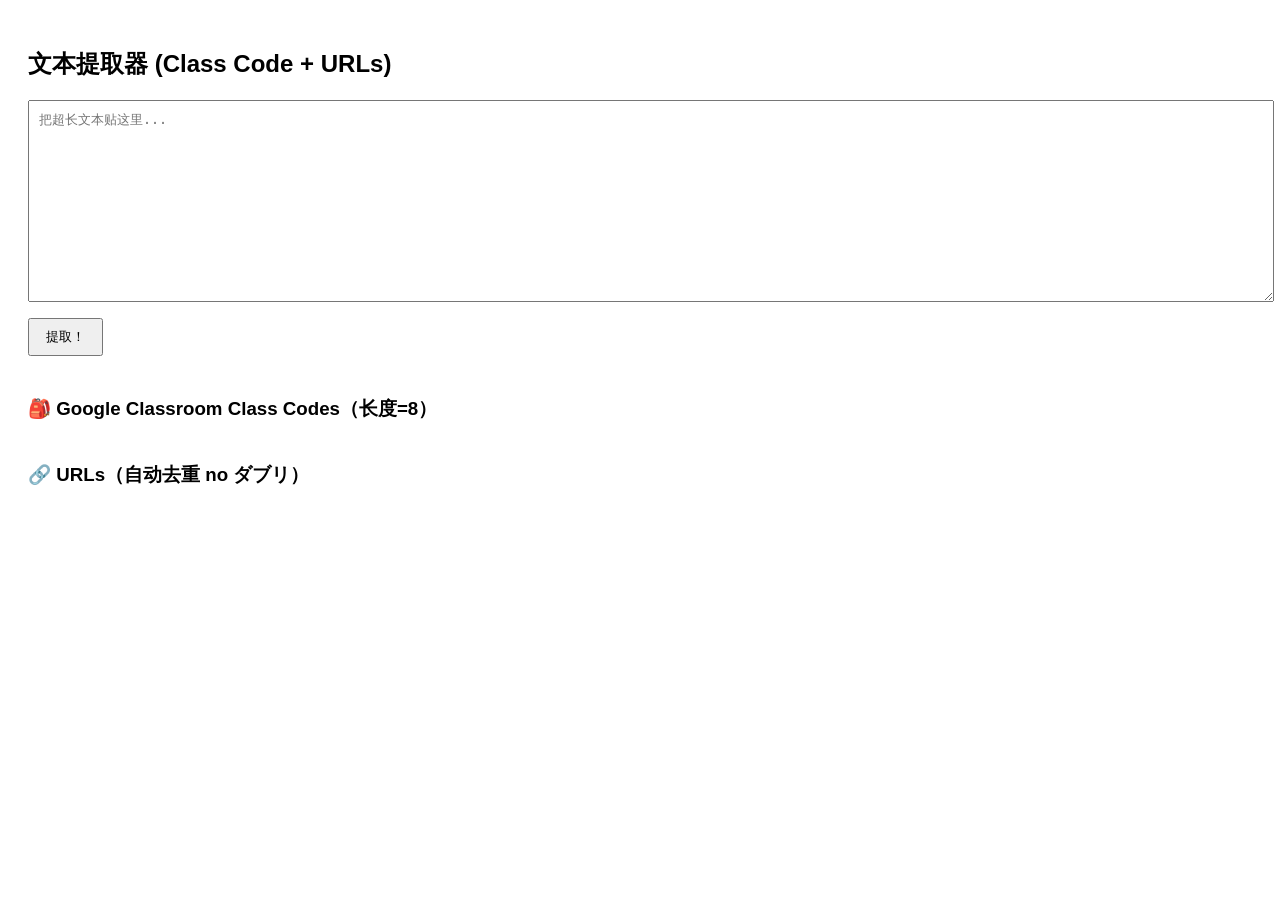
<file: tools/class-code-extractor.html>
<!DOCTYPE html>
<html lang="zh">
<head>
<meta charset="UTF-8" />
<title>Extractor</title>
<style>
    body { font-family: sans-serif; padding: 20px; }
    textarea { width: 100%; height: 180px; padding: 10px; }
    button { padding: 8px 16px; margin-top: 12px; cursor: pointer; }
    .section { margin-top: 40px; }
</style>
</head>
<body>

<h2>文本提取器 (Class Code + URLs)</h2>

<textarea id="input" placeholder="把超长文本贴这里..."></textarea>
<br>
<button onclick="extractAll()">提取！</button>

<div class="section">
    <h3>🎒 Google Classroom Class Codes（长度=8）</h3>
    <pre id="codes"></pre>
</div>

<div class="section">
    <h3>🔗 URLs（自动去重 no ダブリ）</h3>
    <pre id="urls"></pre>
</div>

<script>
function extractAll() {
    const text = document.getElementById("input").value;

    // --- 提取 class code：只保留长度=8 的字母数字组合 ---
    // Google Classroom code：通常[a-z0-9]组成，这里按你要求严格长度8过滤
    const rawCodes = text.toLowerCase().match(/[a-z0-9]{8}/g) || [];
    const uniqueCodes = [...new Set(rawCodes)];

    // 输出
    document.getElementById("codes").textContent =
        uniqueCodes.length ? uniqueCodes.join("\n") : "（没有找到长度为 8 的代码）";

    // --- 提取 URL（自动去重） ---
    const urlRegex = /(https?:\/\/[^\s]+)/gi;
    const rawUrls = text.match(urlRegex) || [];
    const uniqueUrls = [...new Set(rawUrls)];

    // 输出
    document.getElementById("urls").textContent =
        uniqueUrls.length ? uniqueUrls.join("\n") : "（没有找到 URL）";
}
</script>

</body>
</html>
</file>
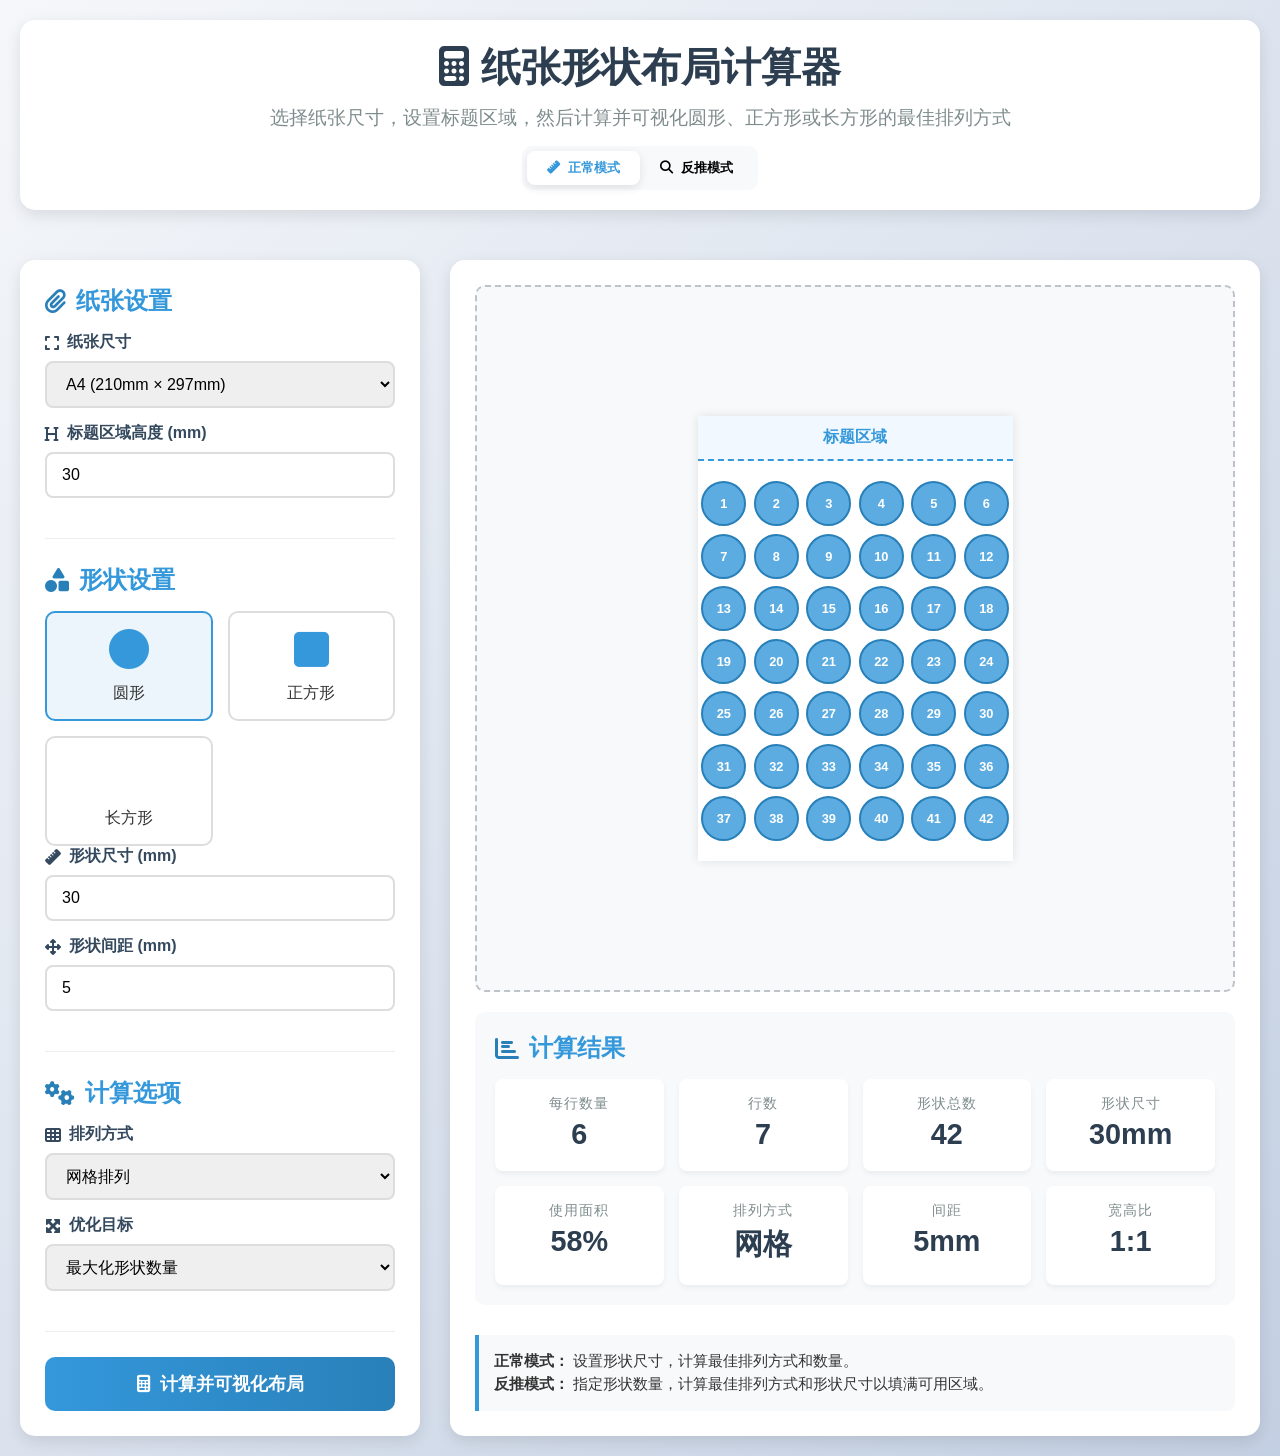
<file: tools/layout-designer.html>
<!DOCTYPE html>
<html lang="zh-CN">
<head>
    <meta charset="UTF-8">
    <meta name="viewport" content="width=device-width, initial-scale=1.0">
    <title>纸张形状布局计算器 - 带反推模式</title>
    <link rel="stylesheet" href="https://cdnjs.cloudflare.com/ajax/libs/font-awesome/6.4.0/css/all.min.css">
    <style>
        * {
            margin: 0;
            padding: 0;
            box-sizing: border-box;
            font-family: 'Segoe UI', Tahoma, Geneva, Verdana, sans-serif;
        }
        
        body {
            background: linear-gradient(135deg, #f5f7fa 0%, #c3cfe2 100%);
            color: #333;
            min-height: 100vh;
            padding: 20px;
        }
        
        .container {
            max-width: 1400px;
            margin: 0 auto;
            display: grid;
            grid-template-columns: 400px 1fr;
            gap: 30px;
        }
        
        header {
            grid-column: 1 / -1;
            text-align: center;
            margin-bottom: 20px;
            padding: 20px;
            background: white;
            border-radius: 15px;
            box-shadow: 0 5px 15px rgba(0, 0, 0, 0.1);
        }
        
        h1 {
            color: #2c3e50;
            margin-bottom: 10px;
            font-size: 2.5rem;
        }
        
        .subtitle {
            color: #7f8c8d;
            font-size: 1.2rem;
            max-width: 800px;
            margin: 0 auto;
        }
        
        .mode-toggle {
            display: flex;
            justify-content: center;
            margin-top: 15px;
            background: #f8f9fa;
            border-radius: 10px;
            padding: 5px;
            width: fit-content;
            margin-left: auto;
            margin-right: auto;
        }
        
        .mode-btn {
            padding: 8px 20px;
            border: none;
            background: transparent;
            border-radius: 8px;
            font-weight: 600;
            cursor: pointer;
            transition: all 0.3s;
            display: flex;
            align-items: center;
            gap: 8px;
        }
        
        .mode-btn.active {
            background: white;
            box-shadow: 0 3px 10px rgba(0, 0, 0, 0.1);
            color: #3498db;
        }
        
        .control-panel {
            background: white;
            border-radius: 15px;
            padding: 25px;
            box-shadow: 0 5px 15px rgba(0, 0, 0, 0.1);
            height: fit-content;
        }
        
        .control-group {
            margin-bottom: 25px;
            padding-bottom: 25px;
            border-bottom: 1px solid #eee;
        }
        
        .control-group:last-child {
            border-bottom: none;
            margin-bottom: 0;
        }
        
        h2 {
            color: #3498db;
            margin-bottom: 15px;
            font-size: 1.5rem;
            display: flex;
            align-items: center;
            gap: 10px;
        }
        
        h2 i {
            color: #2980b9;
        }
        
        .input-row {
            display: flex;
            flex-direction: column;
            margin-bottom: 15px;
        }
        
        label {
            font-weight: 600;
            margin-bottom: 8px;
            color: #34495e;
            display: flex;
            align-items: center;
            gap: 8px;
        }
        
        select, input {
            padding: 12px 15px;
            border: 2px solid #ddd;
            border-radius: 8px;
            font-size: 1rem;
            transition: all 0.3s;
        }
        
        select:focus, input:focus {
            border-color: #3498db;
            outline: none;
            box-shadow: 0 0 0 3px rgba(52, 152, 219, 0.2);
        }
        
        .size-inputs {
            display: grid;
            grid-template-columns: 1fr 1fr;
            gap: 15px;
        }
        
        .shape-options {
            display: grid;
            grid-template-columns: 1fr 1fr;
            gap: 15px;
        }
        
        .shape-option {
            text-align: center;
            padding: 15px;
            border: 2px solid #ddd;
            border-radius: 10px;
            cursor: pointer;
            transition: all 0.3s;
        }
        
        .shape-option:hover {
            transform: translateY(-3px);
            box-shadow: 0 5px 10px rgba(0, 0, 0, 0.1);
        }
        
        .shape-option.active {
            border-color: #3498db;
            background-color: #ebf5fb;
        }
        
        .shape-icon {
            font-size: 2.5rem;
            margin-bottom: 10px;
            color: #3498db;
        }
        
        .btn {
            width: 100%;
            padding: 15px;
            background: linear-gradient(to right, #3498db, #2980b9);
            color: white;
            border: none;
            border-radius: 10px;
            font-size: 1.1rem;
            font-weight: 600;
            cursor: pointer;
            transition: all 0.3s;
            display: flex;
            justify-content: center;
            align-items: center;
            gap: 10px;
        }
        
        .btn:hover {
            background: linear-gradient(to right, #2980b9, #1c5a7a);
            transform: translateY(-2px);
            box-shadow: 0 5px 15px rgba(41, 128, 185, 0.4);
        }
        
        .btn:active {
            transform: translateY(0);
        }
        
        .btn-secondary {
            background: linear-gradient(to right, #95a5a6, #7f8c8d);
        }
        
        .btn-secondary:hover {
            background: linear-gradient(to right, #7f8c8d, #6c7b7d);
            box-shadow: 0 5px 15px rgba(127, 140, 141, 0.4);
        }
        
        .visualization-area {
            background: white;
            border-radius: 15px;
            padding: 25px;
            box-shadow: 0 5px 15px rgba(0, 0, 0, 0.1);
            display: flex;
            flex-direction: column;
        }
        
        .paper-container {
            flex-grow: 1;
            border: 2px dashed #bdc3c7;
            border-radius: 10px;
            background-color: #f8f9fa;
            display: flex;
            justify-content: center;
            align-items: center;
            overflow: hidden;
            position: relative;
            margin-bottom: 20px;
            min-height: 500px;
        }
        
        .paper {
            background-color: white;
            box-shadow: 0 0 10px rgba(0, 0, 0, 0.1);
            position: relative;
        }
        
        .title-area {
            background-color: #f1f8ff;
            display: flex;
            justify-content: center;
            align-items: center;
            color: #3498db;
            font-weight: bold;
            border-bottom: 2px dashed #3498db;
        }
        
        .results-panel {
            background: #f8f9fa;
            border-radius: 10px;
            padding: 20px;
        }
        
        .results-grid {
            display: grid;
            grid-template-columns: repeat(4, 1fr);
            gap: 15px;
        }
        
        .result-item {
            background: white;
            padding: 15px;
            border-radius: 8px;
            text-align: center;
            box-shadow: 0 3px 5px rgba(0, 0, 0, 0.05);
        }
        
        .result-value {
            font-size: 1.8rem;
            font-weight: 700;
            color: #2c3e50;
            margin: 5px 0;
        }
        
        .result-label {
            font-size: 0.9rem;
            color: #7f8c8d;
            text-transform: uppercase;
            letter-spacing: 1px;
        }
        
        .shape {
            position: absolute;
            display: flex;
            justify-content: center;
            align-items: center;
            color: white;
            font-weight: bold;
            font-size: 0.8rem;
        }
        
        .circle {
            border-radius: 50%;
            background-color: rgba(52, 152, 219, 0.8);
            border: 2px solid #2980b9;
        }
        
        .square {
            background-color: rgba(46, 204, 113, 0.8);
            border: 2px solid #27ae60;
        }
        
        .rectangle {
            background-color: rgba(155, 89, 182, 0.8);
            border: 2px solid #8e44ad;
        }
        
        .instructions {
            background-color: #f8f9fa;
            border-left: 4px solid #3498db;
            padding: 15px;
            margin-top: 30px;
            border-radius: 0 8px 8px 0;
            font-size: 0.95rem;
            line-height: 1.5;
        }
        
        .mode-section {
            display: none;
        }
        
        .mode-section.active {
            display: block;
        }
        
        @media (max-width: 1100px) {
            .container {
                grid-template-columns: 1fr;
            }
            
            .results-grid {
                grid-template-columns: repeat(2, 1fr);
            }
        }
        
        @media (max-width: 768px) {
            .size-inputs, .shape-options {
                grid-template-columns: 1fr;
            }
            
            .results-grid {
                grid-template-columns: 1fr;
            }
        }
    </style>
</head>
<body>
    <div class="container">
        <header>
            <h1><i class="fas fa-calculator"></i> 纸张形状布局计算器</h1>
            <p class="subtitle">选择纸张尺寸，设置标题区域，然后计算并可视化圆形、正方形或长方形的最佳排列方式</p>
            
            <div class="mode-toggle">
                <button id="normal-mode-btn" class="mode-btn active">
                    <i class="fas fa-ruler"></i> 正常模式
                </button>
                <button id="reverse-mode-btn" class="mode-btn">
                    <i class="fas fa-search"></i> 反推模式
                </button>
            </div>
        </header>
        
        <div class="control-panel">
            <!-- 正常模式 -->
            <div id="normal-mode" class="mode-section active">
                <div class="control-group">
                    <h2><i class="fas fa-paperclip"></i> 纸张设置</h2>
                    <div class="input-row">
                        <label for="paper-size"><i class="fas fa-expand"></i> 纸张尺寸</label>
                        <select id="paper-size">
                            <option value="a4">A4 (210mm × 297mm)</option>
                            <option value="a3">A3 (297mm × 420mm)</option>
                            <option value="letter">Letter (8.5" × 11")</option>
                            <option value="legal">Legal (8.5" × 14")</option>
                            <option value="custom">自定义尺寸</option>
                        </select>
                    </div>
                    
                    <div class="size-inputs" id="custom-size-inputs" style="display: none;">
                        <div class="input-row">
                            <label for="paper-width"><i class="fas fa-arrows-alt-h"></i> 纸张宽度 (mm)</label>
                            <input type="number" id="paper-width" min="50" max="1000" value="210">
                        </div>
                        <div class="input-row">
                            <label for="paper-height"><i class="fas fa-arrows-alt-v"></i> 纸张高度 (mm)</label>
                            <input type="number" id="paper-height" min="50" max="1000" value="297">
                        </div>
                    </div>
                    
                    <div class="input-row">
                        <label for="title-height"><i class="fas fa-heading"></i> 标题区域高度 (mm)</label>
                        <input type="number" id="title-height" min="0" max="100" value="30">
                    </div>
                </div>
                
                <div class="control-group">
                    <h2><i class="fas fa-shapes"></i> 形状设置</h2>
                    <div class="shape-options">
                        <div class="shape-option active" data-shape="circle">
                            <div class="shape-icon"><i class="fas fa-circle"></i></div>
                            <div>圆形</div>
                        </div>
                        <div class="shape-option" data-shape="square">
                            <div class="shape-icon"><i class="fas fa-square"></i></div>
                            <div>正方形</div>
                        </div>
                        <div class="shape-option" data-shape="rectangle">
                            <div class="shape-icon"><i class="fas fa-rectangle-landscape"></i></div>
                            <div>长方形</div>
                        </div>
                    </div>
                    
                    <div class="input-row">
                        <label for="shape-size"><i class="fas fa-ruler"></i> 形状尺寸 (mm)</label>
                        <input type="number" id="shape-size" min="5" max="200" value="30">
                    </div>
                    
                    <div class="input-row" id="shape-size2-container" style="display: none;">
                        <label for="shape-size2"><i class="fas fa-ruler-vertical"></i> 高度 (长方形) (mm)</label>
                        <input type="number" id="shape-size2" min="5" max="200" value="20">
                    </div>
                    
                    <div class="input-row">
                        <label for="spacing"><i class="fas fa-arrows-alt"></i> 形状间距 (mm)</label>
                        <input type="number" id="spacing" min="0" max="50" value="5">
                    </div>
                </div>
                
                <div class="control-group">
                    <h2><i class="fas fa-cogs"></i> 计算选项</h2>
                    <div class="input-row">
                        <label for="arrangement"><i class="fas fa-th"></i> 排列方式</label>
                        <select id="arrangement">
                            <option value="grid">网格排列</option>
                            <option value="offset">交错排列 (仅圆形)</option>
                        </select>
                    </div>
                    
                    <div class="input-row">
                        <label for="maximize"><i class="fas fa-expand-arrows-alt"></i> 优化目标</label>
                        <select id="maximize">
                            <option value="count">最大化形状数量</option>
                            <option value="size">最大化形状大小</option>
                        </select>
                    </div>
                </div>
                
                <button id="calculate-btn" class="btn">
                    <i class="fas fa-calculator"></i> 计算并可视化布局
                </button>
            </div>
            
            <!-- 反推模式 -->
            <div id="reverse-mode" class="mode-section">
                <div class="control-group">
                    <h2><i class="fas fa-paperclip"></i> 纸张设置</h2>
                    <div class="input-row">
                        <label for="reverse-paper-size"><i class="fas fa-expand"></i> 纸张尺寸</label>
                        <select id="reverse-paper-size">
                            <option value="a4">A4 (210mm × 297mm)</option>
                            <option value="a3">A3 (297mm × 420mm)</option>
                            <option value="letter">Letter (8.5" × 11")</option>
                            <option value="legal">Legal (8.5" × 14")</option>
                            <option value="custom">自定义尺寸</option>
                        </select>
                    </div>
                    
                    <div class="size-inputs" id="reverse-custom-size-inputs" style="display: none;">
                        <div class="input-row">
                            <label for="reverse-paper-width"><i class="fas fa-arrows-alt-h"></i> 纸张宽度 (mm)</label>
                            <input type="number" id="reverse-paper-width" min="50" max="1000" value="210">
                        </div>
                        <div class="input-row">
                            <label for="reverse-paper-height"><i class="fas fa-arrows-alt-v"></i> 纸张高度 (mm)</label>
                            <input type="number" id="reverse-paper-height" min="50" max="1000" value="297">
                        </div>
                    </div>
                    
                    <div class="input-row">
                        <label for="reverse-title-height"><i class="fas fa-heading"></i> 标题区域高度 (mm)</label>
                        <input type="number" id="reverse-title-height" min="0" max="100" value="30">
                    </div>
                </div>
                
                <div class="control-group">
                    <h2><i class="fas fa-shapes"></i> 形状设置</h2>
                    <div class="shape-options">
                        <div class="shape-option active" data-shape="circle">
                            <div class="shape-icon"><i class="fas fa-circle"></i></div>
                            <div>圆形</div>
                        </div>
                        <div class="shape-option" data-shape="square">
                            <div class="shape-icon"><i class="fas fa-square"></i></div>
                            <div>正方形</div>
                        </div>
                        <div class="shape-option" data-shape="rectangle">
                            <div class="shape-icon"><i class="fas fa-rectangle-landscape"></i></div>
                            <div>长方形</div>
                        </div>
                    </div>
                    
                    <div class="input-row">
                        <label for="reverse-shape-count"><i class="fas fa-hashtag"></i> 需要形状数量</label>
                        <input type="number" id="reverse-shape-count" min="1" max="500" value="25">
                    </div>
                    
                    <div class="input-row" id="reverse-shape-ratio-container" style="display: none;">
                        <label for="reverse-shape-ratio"><i class="fas fa-balance-scale"></i> 宽高比 (长方形)</label>
                        <input type="number" id="reverse-shape-ratio" min="0.1" max="10" step="0.1" value="1.5">
                    </div>
                    
                    <div class="input-row">
                        <label for="reverse-spacing"><i class="fas fa-arrows-alt"></i> 形状间距 (mm)</label>
                        <input type="number" id="reverse-spacing" min="0" max="50" value="5">
                    </div>
                </div>
                
                <div class="control-group">
                    <h2><i class="fas fa-cogs"></i> 计算选项</h2>
                    <div class="input-row">
                        <label for="reverse-arrangement"><i class="fas fa-th"></i> 排列方式</label>
                        <select id="reverse-arrangement">
                            <option value="grid">网格排列</option>
                            <option value="offset">交错排列 (仅圆形)</option>
                        </select>
                    </div>
                    
                    <div class="input-row">
                        <label for="reverse-optimization"><i class="fas fa-expand-arrows-alt"></i> 优化目标</label>
                        <select id="reverse-optimization">
                            <option value="size">最大化形状尺寸</option>
                            <option value="balance">平衡尺寸与间距</option>
                        </select>
                    </div>
                </div>
                
                <button id="reverse-calculate-btn" class="btn">
                    <i class="fas fa-search"></i> 反推计算最佳布局
                </button>
            </div>
        </div>
        
        <div class="visualization-area">
            <div class="paper-container">
                <div id="paper" class="paper">
                    <!-- 纸张和形状将在这里动态生成 -->
                </div>
            </div>
            
            <div class="results-panel">
                <h2><i class="fas fa-chart-bar"></i> 计算结果</h2>
                <div class="results-grid">
                    <div class="result-item">
                        <div class="result-label">每行数量</div>
                        <div id="cols-count" class="result-value">0</div>
                    </div>
                    <div class="result-item">
                        <div class="result-label">行数</div>
                        <div id="rows-count" class="result-value">0</div>
                    </div>
                    <div class="result-item">
                        <div class="result-label">形状总数</div>
                        <div id="total-count" class="result-value">0</div>
                    </div>
                    <div class="result-item">
                        <div class="result-label">形状尺寸</div>
                        <div id="shape-size-result" class="result-value">0mm</div>
                    </div>
                </div>
                <div class="results-grid" style="margin-top: 15px;">
                    <div class="result-item">
                        <div class="result-label">使用面积</div>
                        <div id="used-area" class="result-value">0%</div>
                    </div>
                    <div class="result-item">
                        <div class="result-label">排列方式</div>
                        <div id="arrangement-type" class="result-value">-</div>
                    </div>
                    <div class="result-item">
                        <div class="result-label">间距</div>
                        <div id="spacing-result" class="result-value">0mm</div>
                    </div>
                    <div class="result-item">
                        <div class="result-label">宽高比</div>
                        <div id="ratio-result" class="result-value">-</div>
                    </div>
                </div>
            </div>
            
            <div class="instructions">
                <p><strong>正常模式：</strong> 设置形状尺寸，计算最佳排列方式和数量。</p>
                <p><strong>反推模式：</strong> 指定形状数量，计算最佳排列方式和形状尺寸以填满可用区域。</p>
            </div>
        </div>
    </div>

    <script>
        // 纸张尺寸预设（单位：mm）
        const paperSizes = {
            a4: { width: 210, height: 297, name: "A4" },
            a3: { width: 297, height: 420, name: "A3" },
            letter: { width: 215.9, height: 279.4, name: "Letter" },
            legal: { width: 215.9, height: 355.6, name: "Legal" }
        };
        
        // 当前选中的形状
        let selectedShape = "circle";
        let currentMode = "normal"; // "normal" 或 "reverse"
        
        // DOM元素
        // 正常模式元素
        const paperSizeSelect = document.getElementById('paper-size');
        const customSizeInputs = document.getElementById('custom-size-inputs');
        const paperWidthInput = document.getElementById('paper-width');
        const paperHeightInput = document.getElementById('paper-height');
        const titleHeightInput = document.getElementById('title-height');
        const shapeSizeInput = document.getElementById('shape-size');
        const shapeSize2Input = document.getElementById('shape-size2');
        const shapeSize2Container = document.getElementById('shape-size2-container');
        const spacingInput = document.getElementById('spacing');
        const arrangementSelect = document.getElementById('arrangement');
        const maximizeSelect = document.getElementById('maximize');
        const calculateBtn = document.getElementById('calculate-btn');
        
        // 反推模式元素
        const reversePaperSizeSelect = document.getElementById('reverse-paper-size');
        const reverseCustomSizeInputs = document.getElementById('reverse-custom-size-inputs');
        const reversePaperWidthInput = document.getElementById('reverse-paper-width');
        const reversePaperHeightInput = document.getElementById('reverse-paper-height');
        const reverseTitleHeightInput = document.getElementById('reverse-title-height');
        const reverseShapeCountInput = document.getElementById('reverse-shape-count');
        const reverseShapeRatioInput = document.getElementById('reverse-shape-ratio');
        const reverseShapeRatioContainer = document.getElementById('reverse-shape-ratio-container');
        const reverseSpacingInput = document.getElementById('reverse-spacing');
        const reverseArrangementSelect = document.getElementById('reverse-arrangement');
        const reverseOptimizationSelect = document.getElementById('reverse-optimization');
        const reverseCalculateBtn = document.getElementById('reverse-calculate-btn');
        
        // 通用元素
        const paperElement = document.getElementById('paper');
        const colsCountElement = document.getElementById('cols-count');
        const rowsCountElement = document.getElementById('rows-count');
        const totalCountElement = document.getElementById('total-count');
        const shapeSizeResultElement = document.getElementById('shape-size-result');
        const usedAreaElement = document.getElementById('used-area');
        const arrangementTypeElement = document.getElementById('arrangement-type');
        const spacingResultElement = document.getElementById('spacing-result');
        const ratioResultElement = document.getElementById('ratio-result');
        const shapeOptions = document.querySelectorAll('.shape-option');
        const normalModeBtn = document.getElementById('normal-mode-btn');
        const reverseModeBtn = document.getElementById('reverse-mode-btn');
        const normalModeSection = document.getElementById('normal-mode');
        const reverseModeSection = document.getElementById('reverse-mode');
        
        // 事件监听器
        // 模式切换
        normalModeBtn.addEventListener('click', function() {
            setMode('normal');
        });
        
        reverseModeBtn.addEventListener('click', function() {
            setMode('reverse');
        });
        
        function setMode(mode) {
            currentMode = mode;
            
            // 更新按钮状态
            normalModeBtn.classList.toggle('active', mode === 'normal');
            reverseModeBtn.classList.toggle('active', mode === 'reverse');
            
            // 更新显示部分
            normalModeSection.classList.toggle('active', mode === 'normal');
            reverseModeSection.classList.toggle('active', mode === 'reverse');
            
            // 如果切换到反推模式，立即计算一次
            if (mode === 'reverse') {
                setTimeout(reverseCalculate, 100);
            }
        }
        
        // 正常模式事件
        paperSizeSelect.addEventListener('change', function() {
            if (this.value === 'custom') {
                customSizeInputs.style.display = 'grid';
            } else {
                customSizeInputs.style.display = 'none';
                // 更新自定义输入框以匹配预设值
                const size = paperSizes[this.value];
                paperWidthInput.value = size.width;
                paperHeightInput.value = size.height;
            }
        });
        
        // 反推模式事件
        reversePaperSizeSelect.addEventListener('change', function() {
            if (this.value === 'custom') {
                reverseCustomSizeInputs.style.display = 'grid';
            } else {
                reverseCustomSizeInputs.style.display = 'none';
                // 更新自定义输入框以匹配预设值
                const size = paperSizes[this.value];
                reversePaperWidthInput.value = size.width;
                reversePaperHeightInput.value = size.height;
            }
        });
        
        // 形状选择事件（两个模式共享）
        shapeOptions.forEach(option => {
            option.addEventListener('click', function() {
                shapeOptions.forEach(opt => opt.classList.remove('active'));
                this.classList.add('active');
                selectedShape = this.dataset.shape;
                
                // 更新正常模式的界面
                if (selectedShape === 'rectangle') {
                    shapeSize2Container.style.display = 'flex';
                    shapeSizeInput.previousElementSibling.innerHTML = '<i class="fas fa-ruler-horizontal"></i> 宽度 (长方形) (mm)';
                } else {
                    shapeSize2Container.style.display = 'none';
                    shapeSizeInput.previousElementSibling.innerHTML = '<i class="fas fa-ruler"></i> 形状尺寸 (mm)';
                }
                
                // 更新反推模式的界面
                if (selectedShape === 'rectangle') {
                    reverseShapeRatioContainer.style.display = 'flex';
                } else {
                    reverseShapeRatioContainer.style.display = 'none';
                }
                
                // 更新交错排列选项的可用性
                updateArrangementOptions();
            });
        });
        
        function updateArrangementOptions() {
            if (selectedShape === 'circle') {
                arrangementSelect.innerHTML = `
                    <option value="grid">网格排列</option>
                    <option value="offset">交错排列</option>
                `;
                reverseArrangementSelect.innerHTML = `
                    <option value="grid">网格排列</option>
                    <option value="offset">交错排列</option>
                `;
            } else {
                arrangementSelect.innerHTML = `
                    <option value="grid">网格排列</option>
                    <option value="offset" disabled>交错排列 (仅圆形)</option>
                `;
                reverseArrangementSelect.innerHTML = `
                    <option value="grid">网格排列</option>
                    <option value="offset" disabled>交错排列 (仅圆形)</option>
                `;
                if (arrangementSelect.value === 'offset') {
                    arrangementSelect.value = 'grid';
                }
                if (reverseArrangementSelect.value === 'offset') {
                    reverseArrangementSelect.value = 'grid';
                }
            }
        }
        
        calculateBtn.addEventListener('click', normalCalculate);
        reverseCalculateBtn.addEventListener('click', reverseCalculate);
        
        // 初始化
        function init() {
            // 设置初始纸张尺寸
            const initialSize = paperSizes[paperSizeSelect.value];
            paperWidthInput.value = initialSize.width;
            paperHeightInput.value = initialSize.height;
            reversePaperWidthInput.value = initialSize.width;
            reversePaperHeightInput.value = initialSize.height;
            
            // 初始计算
            normalCalculate();
        }
        
        // 正常模式计算
        function normalCalculate() {
            // 获取用户输入
            const paperWidth = parseFloat(paperWidthInput.value);
            const paperHeight = parseFloat(paperHeightInput.value);
            const titleHeight = parseFloat(titleHeightInput.value);
            const shapeSize = parseFloat(shapeSizeInput.value);
            const shapeSize2 = selectedShape === 'rectangle' ? parseFloat(shapeSize2Input.value) : shapeSize;
            const spacing = parseFloat(spacingInput.value);
            const arrangement = arrangementSelect.value;
            const maximize = maximizeSelect.value;
            
            // 计算可用区域（减去标题区域）
            const availableWidth = paperWidth;
            const availableHeight = paperHeight - titleHeight;
            
            if (availableHeight <= 0) {
                alert("标题区域高度不能超过纸张高度！");
                return;
            }
            
            // 根据优化目标计算布局
            let cols, rows, effectiveShapeWidth, effectiveShapeHeight;
            
            if (maximize === 'count') {
                // 最大化形状数量：使用用户指定的尺寸
                effectiveShapeWidth = (selectedShape === 'circle' || selectedShape === 'square') ? shapeSize : shapeSize;
                effectiveShapeHeight = (selectedShape === 'circle' || selectedShape === 'square') ? shapeSize : shapeSize2;
                
                // 计算行列数
                cols = Math.floor((availableWidth + spacing) / (effectiveShapeWidth + spacing));
                rows = Math.floor((availableHeight + spacing) / (effectiveShapeHeight + spacing));
                
                // 确保至少有一个形状
                cols = Math.max(cols, 1);
                rows = Math.max(rows, 1);
            } else {
                // 最大化形状大小：调整形状尺寸以填满空间
                // 首先计算在可用空间内可以容纳多少行和列（基于最小尺寸5mm）
                const minShapeSize = 5;
                const estimatedCols = Math.floor((availableWidth + spacing) / (minShapeSize + spacing));
                const estimatedRows = Math.floor((availableHeight + spacing) / (minShapeSize + spacing));
                
                // 计算最大可能的形状尺寸
                const maxWidth = (availableWidth - (estimatedCols - 1) * spacing) / estimatedCols;
                const maxHeight = (availableHeight - (estimatedRows - 1) * spacing) / estimatedRows;
                
                // 使用较小值以确保形状适合
                const maxSize = Math.min(maxWidth, maxHeight);
                
                // 应用最大尺寸
                effectiveShapeWidth = maxSize;
                effectiveShapeHeight = selectedShape === 'rectangle' ? maxSize * (shapeSize2 / shapeSize) : maxSize;
                
                // 重新计算行列数
                cols = Math.floor((availableWidth + spacing) / (effectiveShapeWidth + spacing));
                rows = Math.floor((availableHeight + spacing) / (effectiveShapeHeight + spacing));
                
                // 更新输入框以显示计算出的尺寸
                shapeSizeInput.value = Math.round(effectiveShapeWidth * 10) / 10;
                if (selectedShape === 'rectangle') {
                    shapeSize2Input.value = Math.round(effectiveShapeHeight * 10) / 10;
                }
            }
            
            // 交错排列的特殊计算（仅圆形）
            if (arrangement === 'offset' && selectedShape === 'circle') {
                // 交错排列时，行间距较小
                const rowSpacing = spacing * 0.866; // 六边形紧密排列的比例因子
                rows = Math.floor((availableHeight + rowSpacing) / (effectiveShapeHeight + rowSpacing));
                
                // 确保至少有一行
                rows = Math.max(rows, 1);
            }
            
            // 计算形状总数
            let totalShapes = cols * rows;
            
            // 交错排列时，奇数行可能有不同数量的形状
            if (arrangement === 'offset' && selectedShape === 'circle') {
                const fullRows = Math.ceil(rows / 2);
                const offsetRows = Math.floor(rows / 2);
                totalShapes = fullRows * cols + offsetRows * Math.max(cols - 1, 1);
            }
            
            // 计算使用面积百分比
            const paperArea = paperWidth * paperHeight;
            const titleArea = paperWidth * titleHeight;
            let shapesArea;
            
            if (selectedShape === 'circle') {
                const radius = effectiveShapeWidth / 2;
                shapesArea = totalShapes * Math.PI * radius * radius;
            } else if (selectedShape === 'square') {
                shapesArea = totalShapes * effectiveShapeWidth * effectiveShapeWidth;
            } else { // rectangle
                shapesArea = totalShapes * effectiveShapeWidth * effectiveShapeHeight;
            }
            
            const usedAreaPercent = Math.round(((titleArea + shapesArea) / paperArea) * 100);
            
            // 更新结果显示
            colsCountElement.textContent = cols;
            rowsCountElement.textContent = rows;
            totalCountElement.textContent = totalShapes;
            shapeSizeResultElement.textContent = 
                selectedShape === 'rectangle' 
                ? `${Math.round(effectiveShapeWidth)}×${Math.round(effectiveShapeHeight)}mm` 
                : `${Math.round(effectiveShapeWidth)}mm`;
            usedAreaElement.textContent = `${usedAreaPercent}%`;
            arrangementTypeElement.textContent = arrangement === 'grid' ? '网格' : '交错';
            spacingResultElement.textContent = `${spacing}mm`;
            ratioResultElement.textContent = 
                selectedShape === 'rectangle' 
                ? (effectiveShapeHeight / effectiveShapeWidth).toFixed(2) 
                : '1:1';
            
            // 可视化布局
            visualizeLayout(paperWidth, paperHeight, titleHeight, 
                           effectiveShapeWidth, effectiveShapeHeight, 
                           cols, rows, spacing, arrangement);
        }
        
        // 反推模式计算
        function reverseCalculate() {
            // 获取用户输入
            const paperWidth = parseFloat(reversePaperWidthInput.value);
            const paperHeight = parseFloat(reversePaperHeightInput.value);
            const titleHeight = parseFloat(reverseTitleHeightInput.value);
            const shapeCount = parseInt(reverseShapeCountInput.value);
            const spacing = parseFloat(reverseSpacingInput.value);
            const arrangement = reverseArrangementSelect.value;
            const optimization = reverseOptimizationSelect.value;
            const shapeRatio = selectedShape === 'rectangle' ? parseFloat(reverseShapeRatioInput.value) : 1;
            
            // 计算可用区域（减去标题区域）
            const availableWidth = paperWidth;
            const availableHeight = paperHeight - titleHeight;
            
            if (availableHeight <= 0) {
                alert("标题区域高度不能超过纸张高度！");
                return;
            }
            
            if (shapeCount <= 0) {
                alert("形状数量必须大于0！");
                return;
            }
            
            // 寻找最佳的行列组合
            let bestCols = 1;
            let bestRows = 1;
            let bestShapeSize = 0;
            let bestScore = 0;
            
            // 尝试不同的行数
            for (let rows = 1; rows <= shapeCount; rows++) {
                // 计算需要的列数
                let cols = Math.ceil(shapeCount / rows);
                
                // 对于交错排列，需要特殊处理
                if (arrangement === 'offset' && selectedShape === 'circle') {
                    // 交错排列时，奇数行和偶数行的列数可能不同
                    // 简化处理：假设所有行都有相同的列数，但实际形状数量可能不足
                    // 这里我们使用近似的计算方法
                    const fullRows = Math.ceil(rows / 2);
                    const offsetRows = Math.floor(rows / 2);
                    const maxShapes = fullRows * cols + offsetRows * Math.max(cols - 1, 1);
                    
                    // 如果这个排列容纳的形状数量不足，增加列数
                    while (maxShapes < shapeCount && cols < 100) {
                        cols++;
                    }
                }
                
                // 计算在这种行列组合下，形状的最大可能尺寸
                let shapeWidth, shapeHeight;
                
                if (selectedShape === 'rectangle') {
                    // 对于长方形，我们需要考虑宽高比
                    // 计算在给定宽高比下的最大尺寸
                    const cellWidth = (availableWidth - (cols - 1) * spacing) / cols;
                    const cellHeight = (availableHeight - (rows - 1) * spacing) / rows;
                    
                    // 尝试两种方向：横向和纵向
                    const size1 = Math.min(cellWidth, cellHeight * shapeRatio);
                    const size2 = Math.min(cellWidth / shapeRatio, cellHeight);
                    
                    // 选择较大的一个
                    if (size1 > size2) {
                        shapeWidth = size1;
                        shapeHeight = size1 / shapeRatio;
                    } else {
                        shapeWidth = size2 * shapeRatio;
                        shapeHeight = size2;
                    }
                } else {
                    // 对于圆形和正方形
                    const cellWidth = (availableWidth - (cols - 1) * spacing) / cols;
                    const cellHeight = (availableHeight - (rows - 1) * spacing) / rows;
                    shapeWidth = shapeHeight = Math.min(cellWidth, cellHeight);
                }
                
                // 计算得分
                let score;
                if (optimization === 'size') {
                    // 最大化形状尺寸
                    score = shapeWidth * shapeHeight;
                } else {
                    // 平衡尺寸与间距
                    const shapeArea = shapeWidth * shapeHeight;
                    const totalArea = availableWidth * availableHeight;
                    const utilization = (shapeArea * shapeCount) / totalArea;
                    score = shapeArea * utilization;
                }
                
                // 更新最佳组合
                if (score > bestScore) {
                    bestScore = score;
                    bestCols = cols;
                    bestRows = rows;
                    bestShapeSize = shapeWidth;
                }
            }
            
            // 计算实际形状数量（可能比要求的略多）
            let actualShapeCount = bestCols * bestRows;
            if (arrangement === 'offset' && selectedShape === 'circle') {
                const fullRows = Math.ceil(bestRows / 2);
                const offsetRows = Math.floor(bestRows / 2);
                actualShapeCount = fullRows * bestCols + offsetRows * Math.max(bestCols - 1, 1);
            }
            
            // 对于长方形，计算高度
            let shapeHeight = bestShapeSize;
            if (selectedShape === 'rectangle') {
                shapeHeight = bestShapeSize / shapeRatio;
            }
            
            // 计算使用面积百分比
            const paperArea = paperWidth * paperHeight;
            const titleArea = paperWidth * titleHeight;
            let shapesArea;
            
            if (selectedShape === 'circle') {
                const radius = bestShapeSize / 2;
                shapesArea = actualShapeCount * Math.PI * radius * radius;
            } else if (selectedShape === 'square') {
                shapesArea = actualShapeCount * bestShapeSize * bestShapeSize;
            } else { // rectangle
                shapesArea = actualShapeCount * bestShapeSize * shapeHeight;
            }
            
            const usedAreaPercent = Math.round(((titleArea + shapesArea) / paperArea) * 100);
            
            // 更新结果显示
            colsCountElement.textContent = bestCols;
            rowsCountElement.textContent = bestRows;
            totalCountElement.textContent = actualShapeCount;
            shapeSizeResultElement.textContent = 
                selectedShape === 'rectangle' 
                ? `${Math.round(bestShapeSize)}×${Math.round(shapeHeight)}mm` 
                : `${Math.round(bestShapeSize)}mm`;
            usedAreaElement.textContent = `${usedAreaPercent}%`;
            arrangementTypeElement.textContent = arrangement === 'grid' ? '网格' : '交错';
            spacingResultElement.textContent = `${spacing}mm`;
            ratioResultElement.textContent = 
                selectedShape === 'rectangle' 
                ? shapeRatio.toFixed(2) 
                : '1:1';
            
            // 可视化布局
            visualizeLayout(paperWidth, paperHeight, titleHeight, 
                           bestShapeSize, shapeHeight, 
                           bestCols, bestRows, spacing, arrangement, actualShapeCount);
        }
        
        // 可视化布局函数
        function visualizeLayout(paperWidth, paperHeight, titleHeight, 
                                shapeWidth, shapeHeight, cols, rows, spacing, arrangement, maxShapes = null) {
            // 清空纸张
            paperElement.innerHTML = '';
            
            // 计算缩放比例以适合容器
            const container = paperElement.parentElement;
            const containerWidth = container.clientWidth - 40; // 减去内边距
            const containerHeight = container.clientHeight - 40;
            
            const scaleX = containerWidth / paperWidth;
            const scaleY = containerHeight / paperHeight;
            const scale = Math.min(scaleX, scaleY, 1.5); // 限制最大缩放
            
            // 设置纸张尺寸
            paperElement.style.width = `${paperWidth * scale}px`;
            paperElement.style.height = `${paperHeight * scale}px`;
            
            // 添加标题区域
            const titleArea = document.createElement('div');
            titleArea.className = 'title-area';
            titleArea.style.width = '100%';
            titleArea.style.height = `${titleHeight * scale}px`;
            titleArea.textContent = '标题区域';
            paperElement.appendChild(titleArea);
            
            // 计算可用区域的起始位置
            const startY = titleHeight * scale;
            const scaledShapeWidth = shapeWidth * scale;
            const scaledShapeHeight = shapeHeight * scale;
            const scaledSpacing = spacing * scale;
            
            // 计算起始位置以使形状居中
            const totalWidthNeeded = cols * scaledShapeWidth + (cols - 1) * scaledSpacing;
            const totalHeightNeeded = rows * scaledShapeHeight + (rows - 1) * scaledSpacing;
            
            let startX = (paperWidth * scale - totalWidthNeeded) / 2;
            let startYShapes = startY + (paperHeight * scale - startY - totalHeightNeeded) / 2;
            
            // 对于交错排列，调整起始位置
            if (arrangement === 'offset' && selectedShape === 'circle') {
                startX += scaledShapeWidth / 2;
            }
            
            // 创建形状
            let shapeIndex = 0;
            let maxShapeIndex = maxShapes || cols * rows;
            
            for (let row = 0; row < rows; row++) {
                let currentCols = cols;
                
                // 交错排列时，奇数行少一个形状
                if (arrangement === 'offset' && selectedShape === 'circle' && row % 2 === 1) {
                    currentCols = Math.max(cols - 1, 1);
                    
                    // 调整奇数行的起始X位置
                    const rowStartX = startX + scaledShapeWidth / 2 + scaledSpacing / 2;
                    
                    for (let col = 0; col < currentCols; col++) {
                        if (shapeIndex >= maxShapeIndex) break;
                        createShape(row, col, rowStartX, shapeIndex);
                        shapeIndex++;
                    }
                } else {
                    for (let col = 0; col < currentCols; col++) {
                        if (shapeIndex >= maxShapeIndex) break;
                        createShape(row, col, startX, shapeIndex);
                        shapeIndex++;
                    }
                }
                
                if (shapeIndex >= maxShapeIndex) break;
            }
            
            // 创建单个形状的函数
            function createShape(row, col, rowStartX, index) {
                const shape = document.createElement('div');
                shape.className = `shape ${selectedShape}`;
                
                // 设置位置和尺寸
                const x = rowStartX + col * (scaledShapeWidth + scaledSpacing);
                const y = startYShapes + row * (scaledShapeHeight + scaledSpacing);
                
                shape.style.left = `${x}px`;
                shape.style.top = `${y}px`;
                shape.style.width = `${scaledShapeWidth}px`;
                
                if (selectedShape === 'circle') {
                    shape.style.height = `${scaledShapeWidth}px`;
                    shape.style.borderRadius = '50%';
                } else {
                    shape.style.height = `${scaledShapeHeight}px`;
                }
                
                // 添加形状编号
                shape.textContent = index + 1;
                
                // 添加悬停效果
                shape.addEventListener('mouseenter', function() {
                    this.style.transform = 'scale(1.1)';
                    this.style.zIndex = '10';
                    this.style.boxShadow = '0 0 10px rgba(0,0,0,0.3)';
                });
                
                shape.addEventListener('mouseleave', function() {
                    this.style.transform = 'scale(1)';
                    this.style.zIndex = '1';
                    this.style.boxShadow = 'none';
                });
                
                paperElement.appendChild(shape);
            }
        }
        
        // 初始化应用
        init();
    </script>
</body>
</html>
</file>
